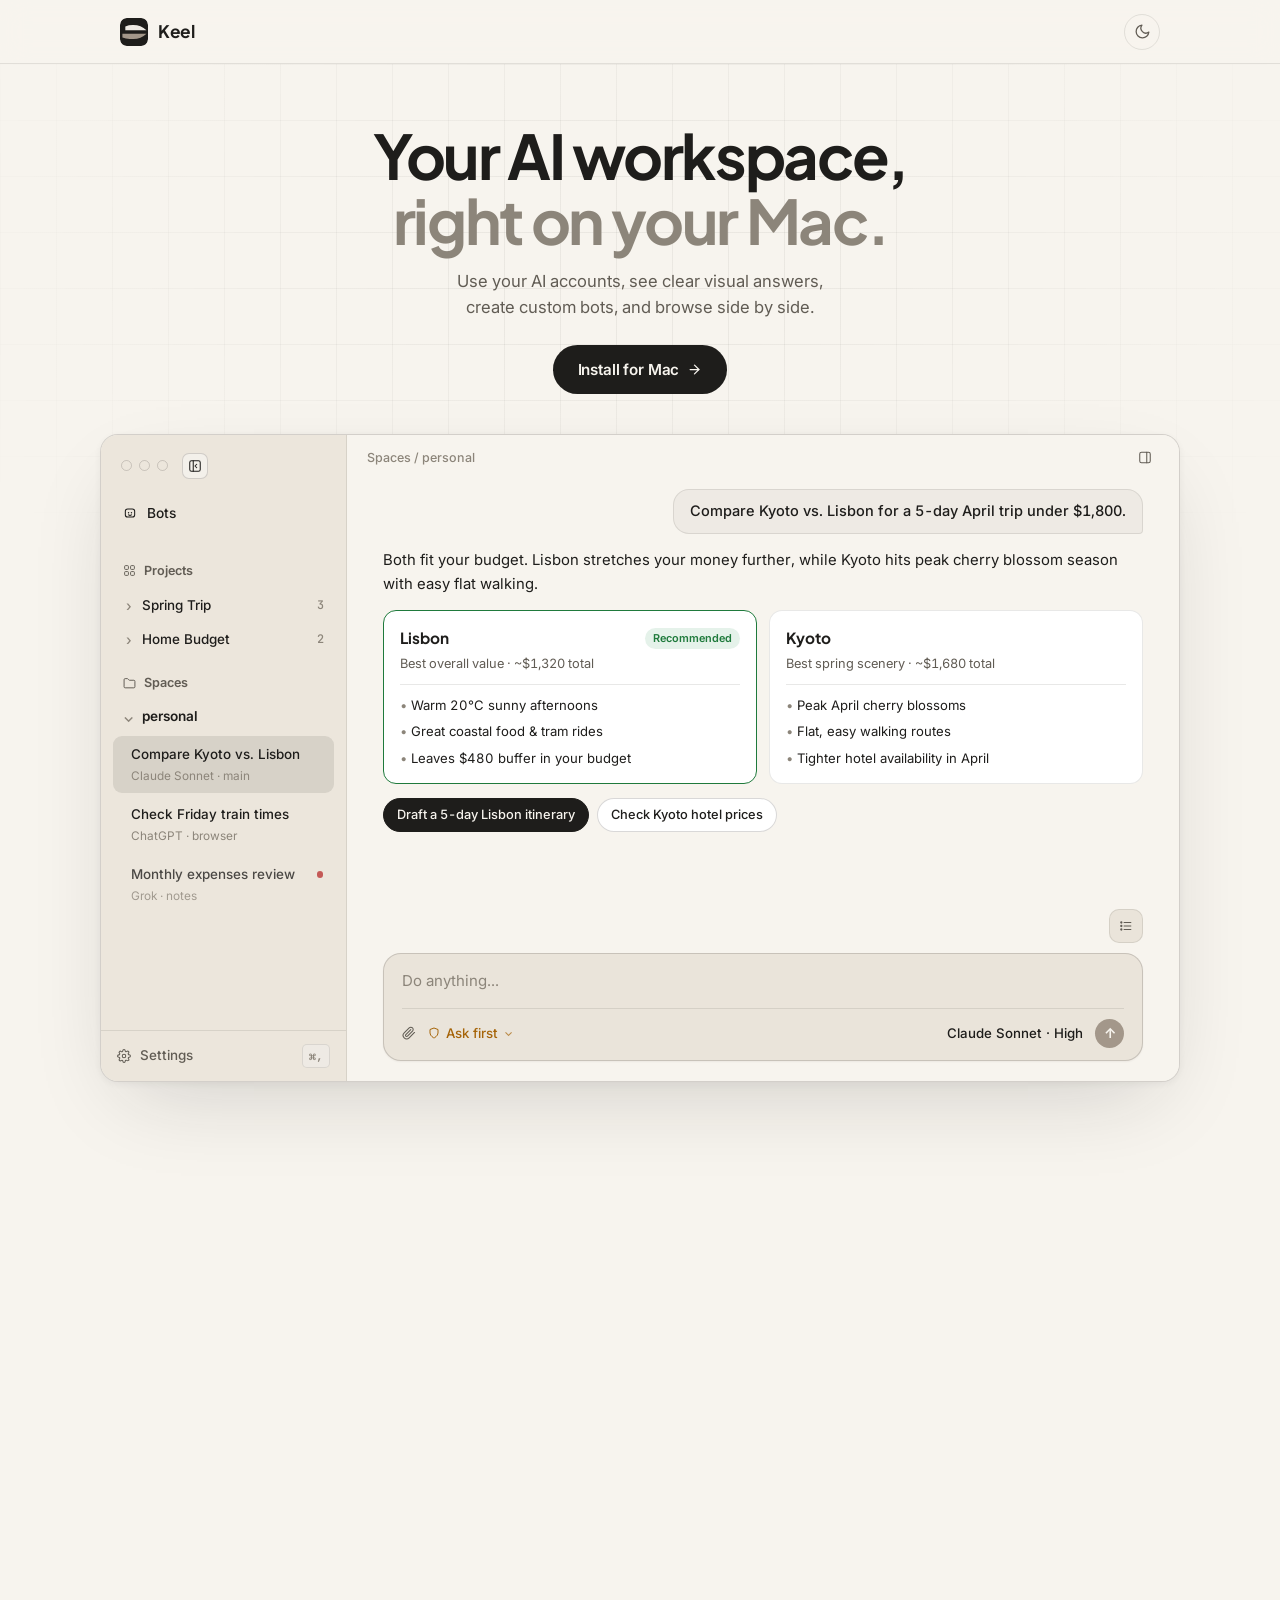
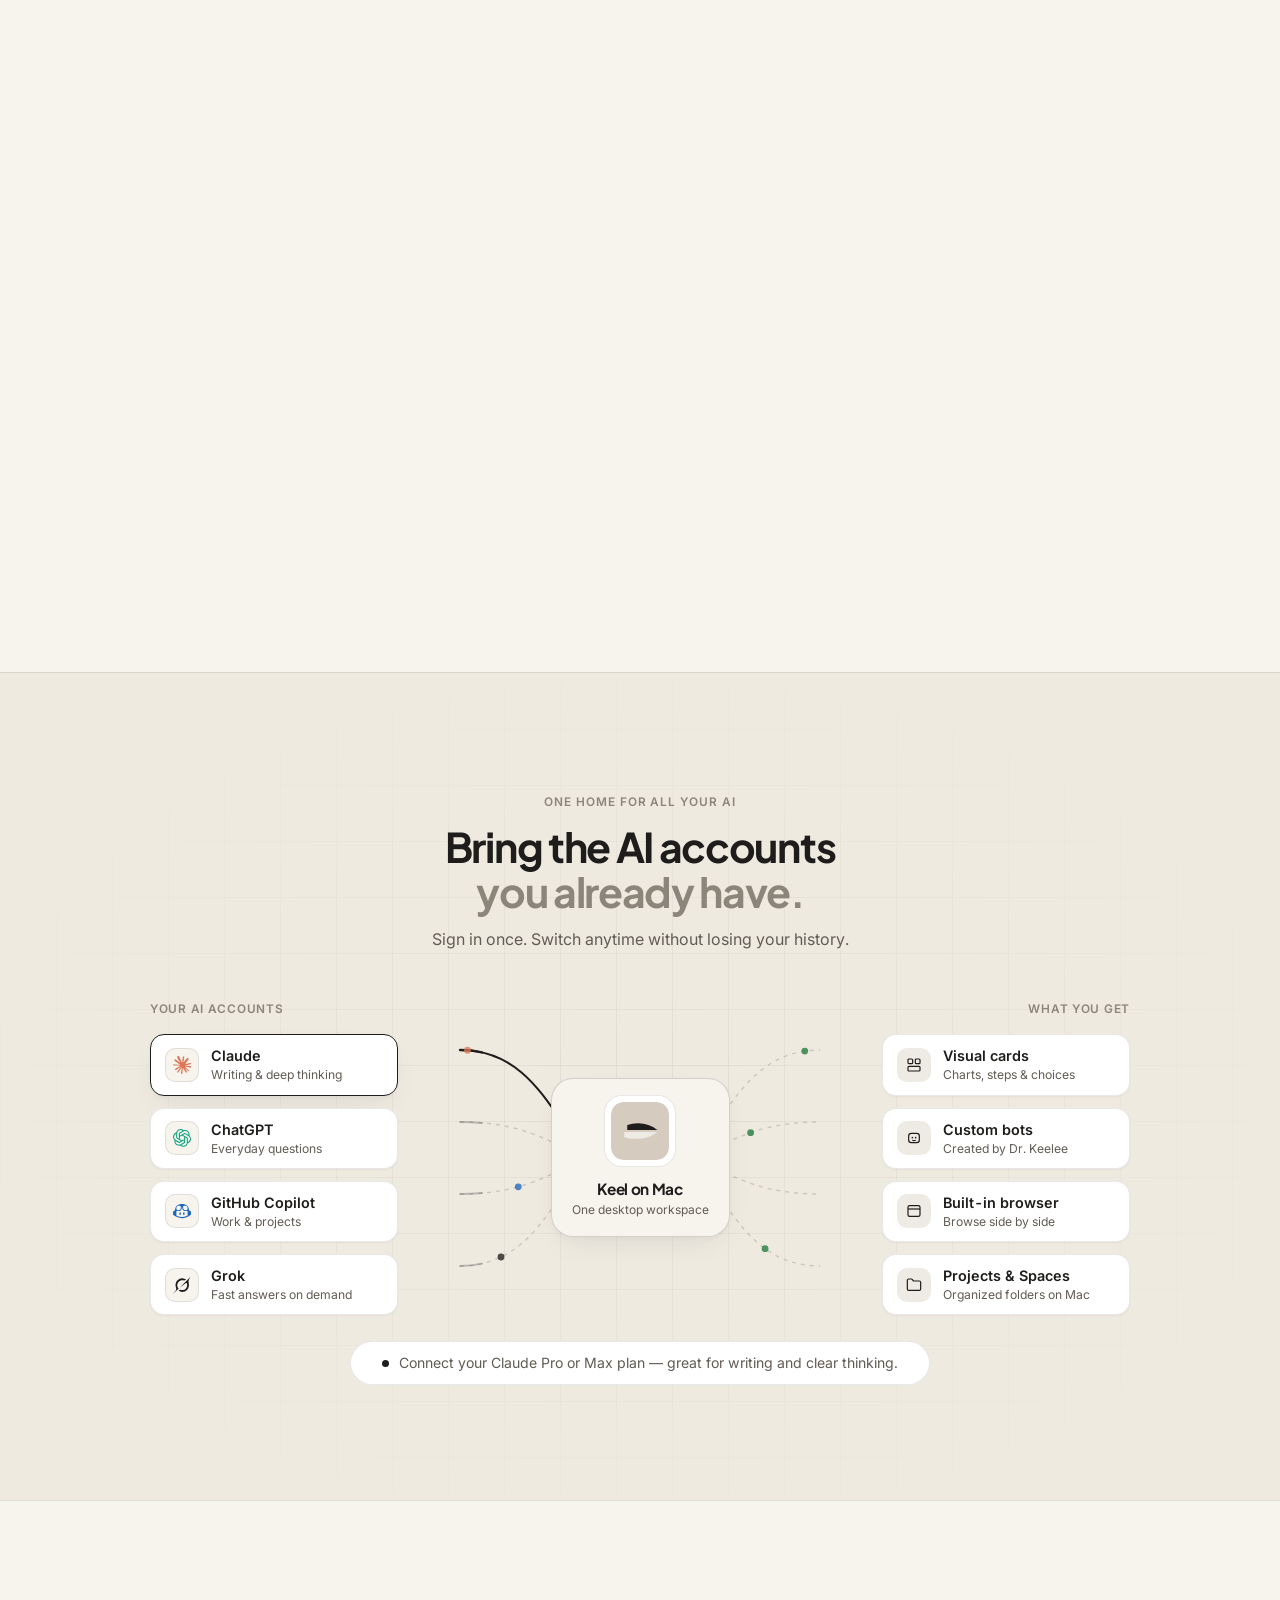
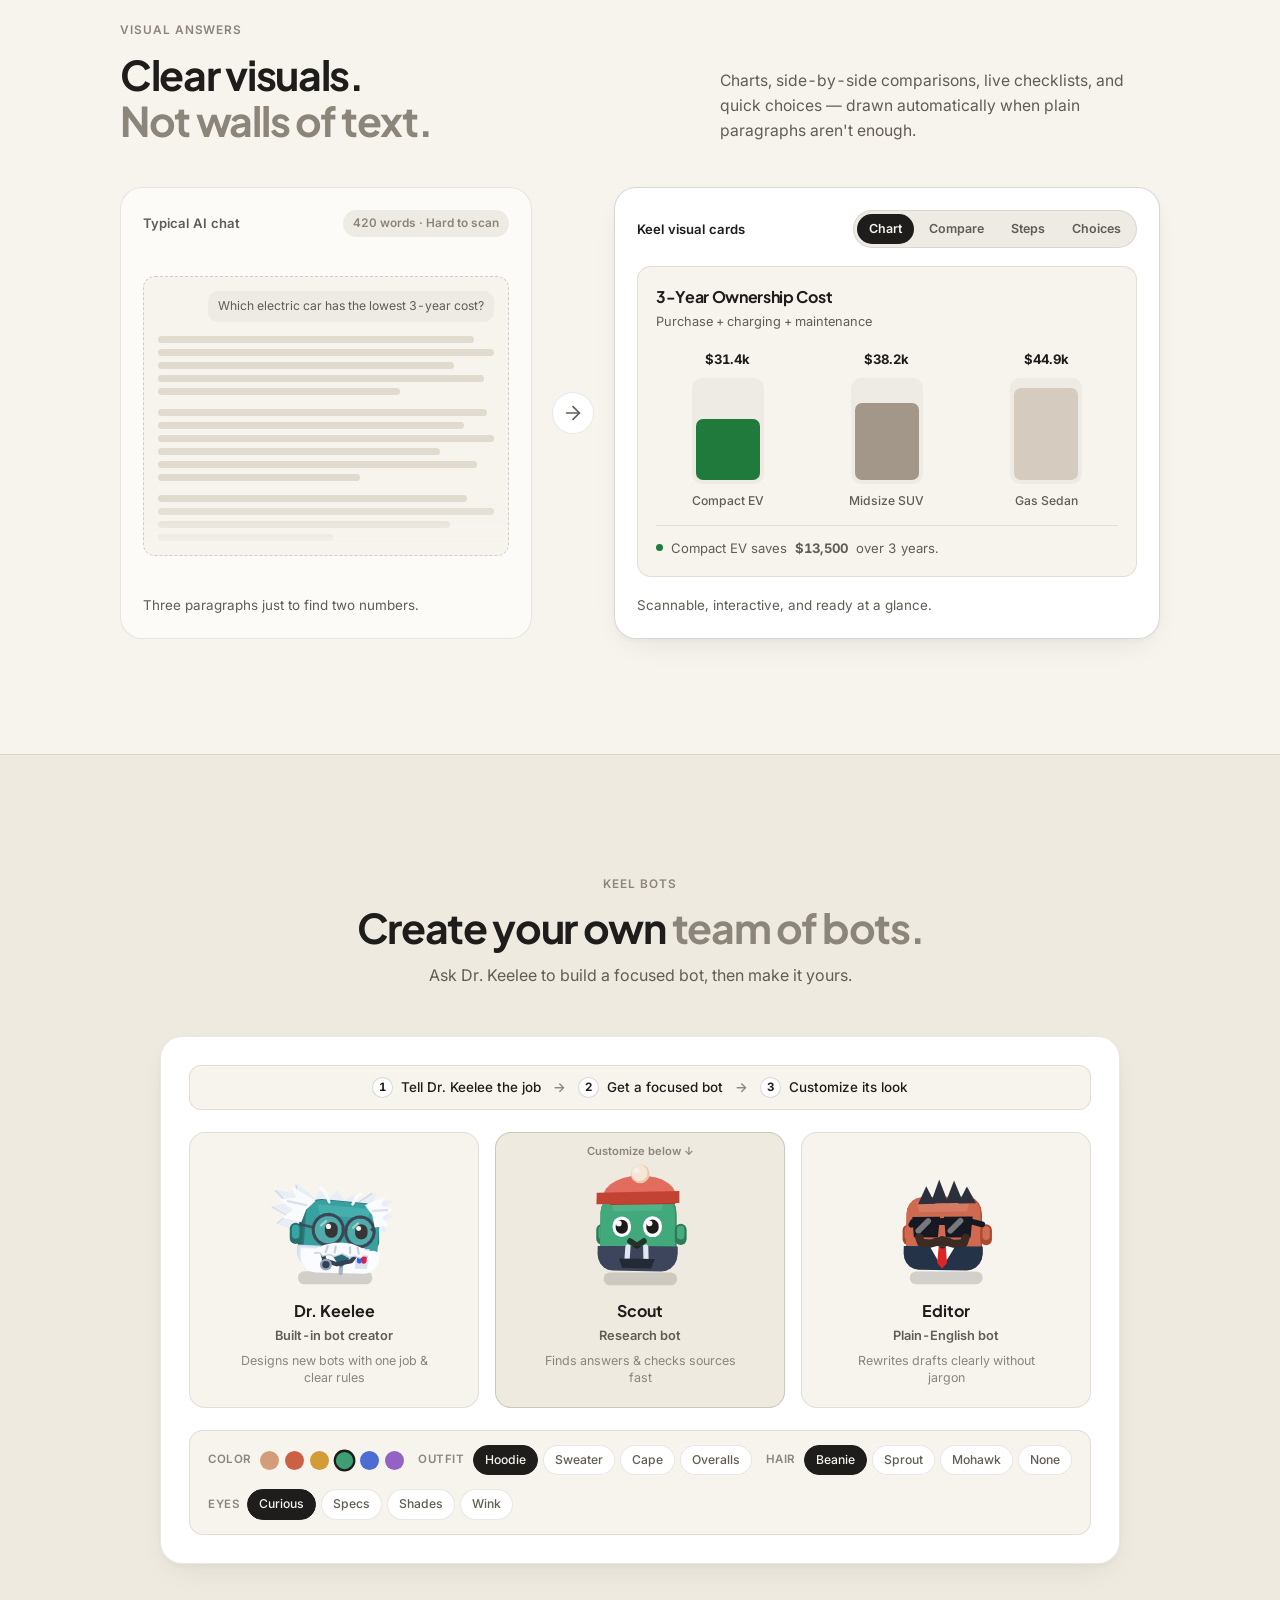
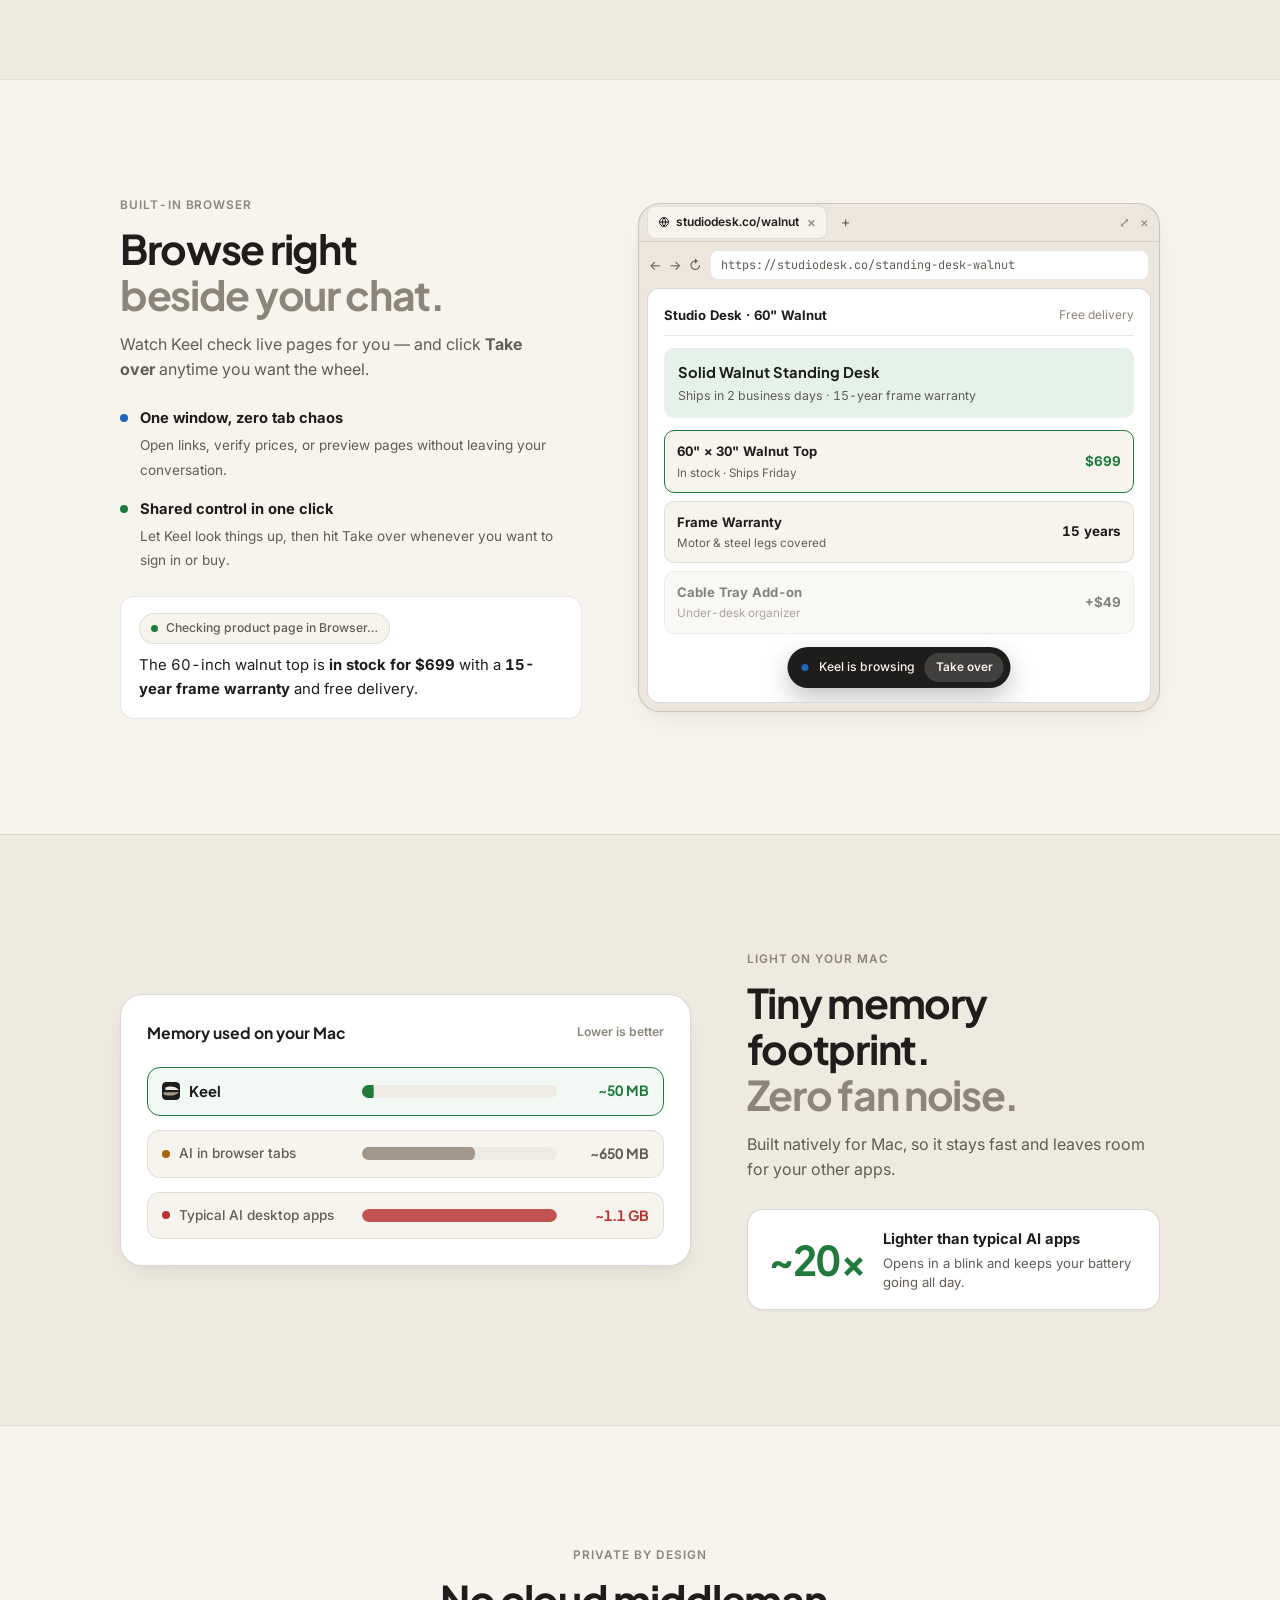
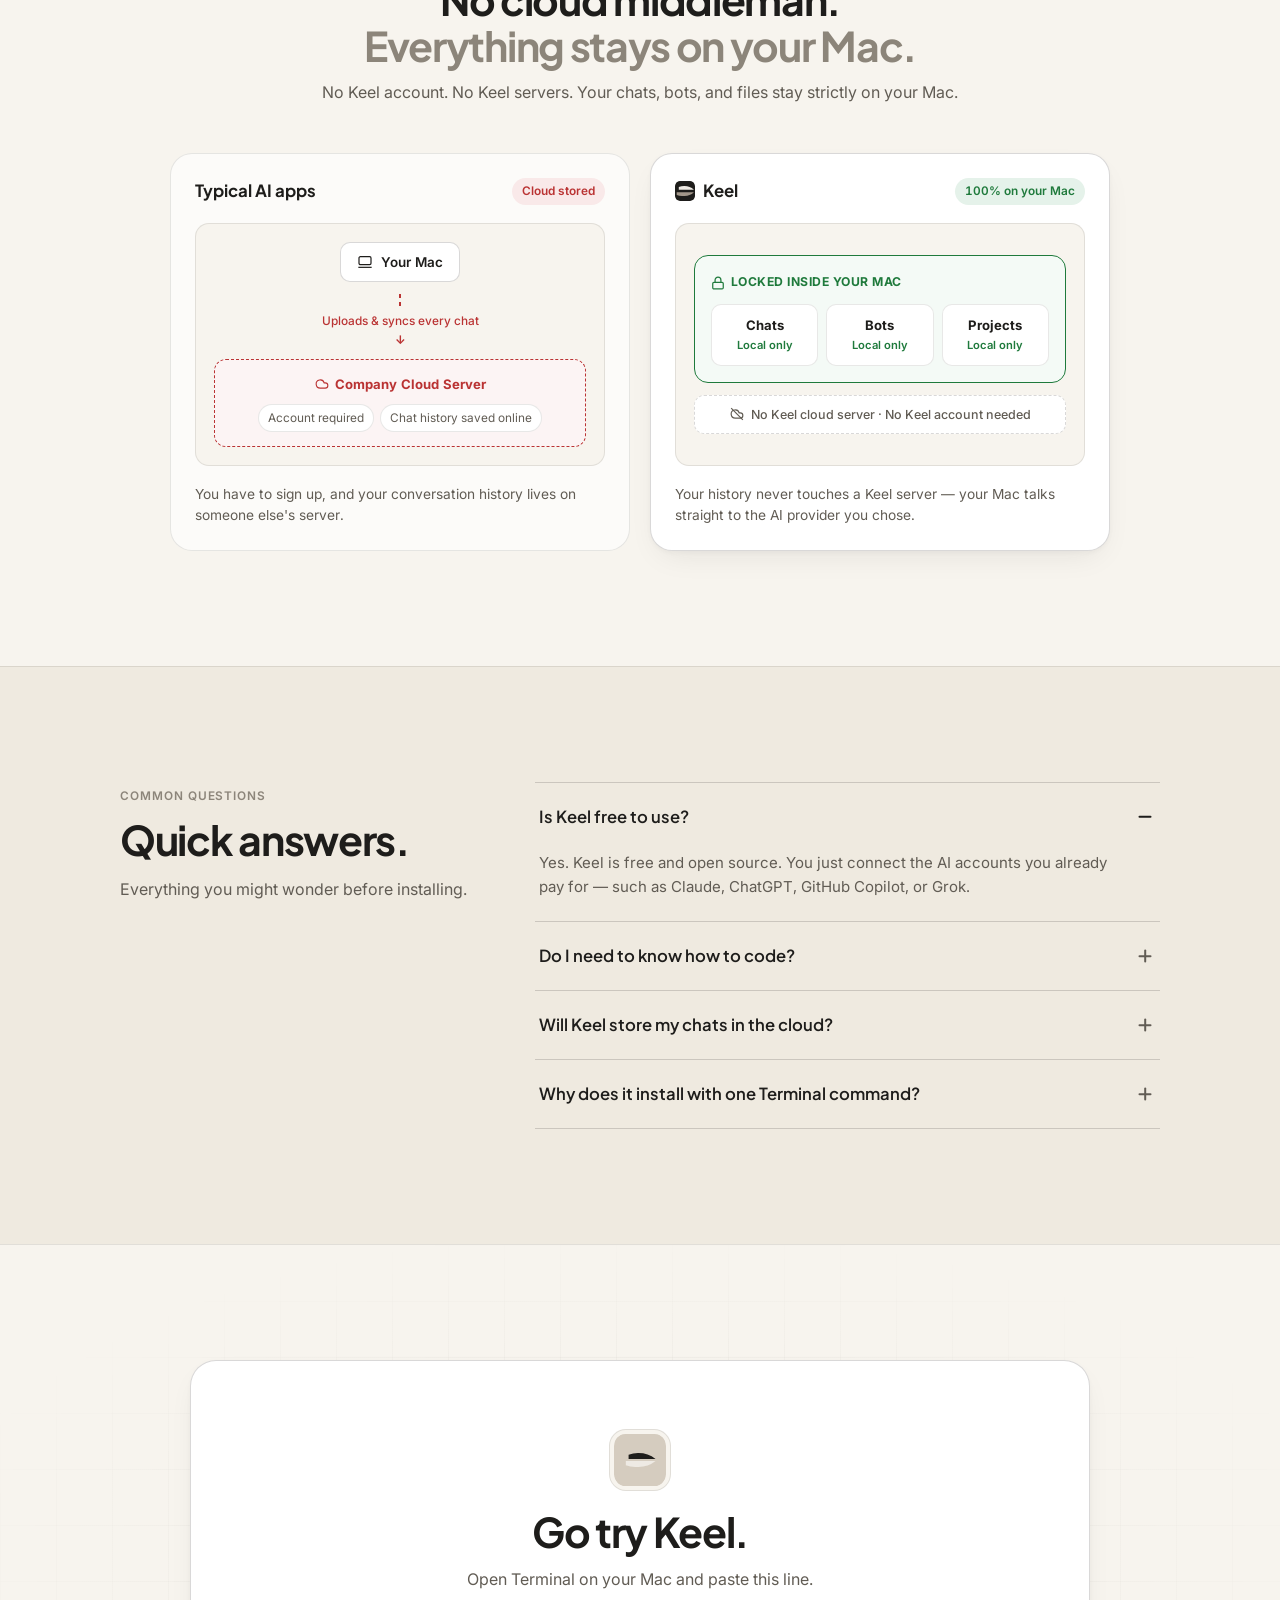
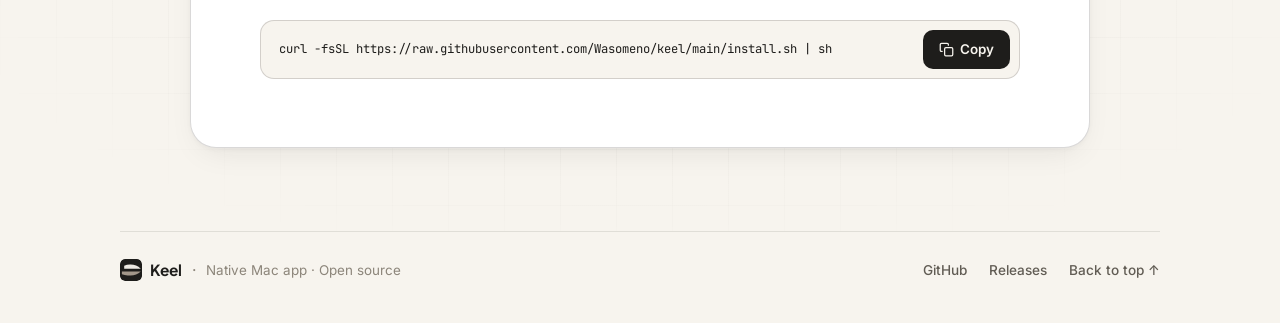
<file: website/index.html>
<!DOCTYPE html>
<html lang="en" data-theme="light">
<head>
  <meta charset="utf-8" />
  <meta name="viewport" content="width=device-width, initial-scale=1" />
  <title>Keel — Your AI workspace, right on your Mac</title>
  <meta name="description" content="Connect your AI accounts, see clear visual answers, create custom bots with Dr. Keelee, and browse side by side — all privately on your Mac." />
  <link rel="icon" href="assets/favicon-small.svg" type="image/svg+xml" />
  <link rel="alternate icon" href="assets/favicon.ico" />
  <link rel="apple-touch-icon" href="assets/apple-touch-icon.png" />

  <link rel="preconnect" href="https://fonts.googleapis.com" />
  <link rel="preconnect" href="https://fonts.gstatic.com" crossorigin />
  <link href="https://fonts.googleapis.com/css2?family=Inter:wght@400;500;600&family=JetBrains+Mono:wght@400;500&family=Plus+Jakarta+Sans:wght@500;600;700&display=swap" rel="stylesheet" />

  <link rel="stylesheet" href="styles.css" />
  <script>
    (function () {
      try {
        var saved = localStorage.getItem('keel-theme');
        if (saved === 'dark' || saved === 'light') {
          document.documentElement.setAttribute('data-theme', saved);
        }
      } catch (e) {}
    })();
  </script>
</head>
<body>
  <!-- Scroll Reading Progress Hairline -->
  <div class="scroll-progress-track" aria-hidden="true">
    <div class="scroll-progress-bar" id="scrollProgressBar"></div>
  </div>

  <!-- Minimal Top Bar -->
  <header class="nav-header" id="top">
    <div class="container nav-inner">
      <a href="#top" class="brand" aria-label="Keel home">
        <img src="assets/favicon-small.svg" alt="" width="28" height="28" class="brand-icon" />
        <span class="brand-name">Keel</span>
      </a>

      <button class="icon-btn" id="themeToggle" type="button" aria-label="Switch color theme" title="Toggle light or dark mode">
        <svg class="icon-sun" width="17" height="17" viewBox="0 0 24 24" fill="none" stroke="currentColor" stroke-width="1.8" stroke-linecap="round" stroke-linejoin="round" aria-hidden="true">
          <circle cx="12" cy="12" r="4"></circle>
          <path d="M12 2v2M12 20v2M4.93 4.93l1.41 1.41M17.66 17.66l1.41 1.41M2 12h2M20 12h2M6.34 17.66l-1.41 1.41M19.07 4.93l-1.41 1.41"></path>
        </svg>
        <svg class="icon-moon" width="17" height="17" viewBox="0 0 24 24" fill="none" stroke="currentColor" stroke-width="1.8" stroke-linecap="round" stroke-linejoin="round" aria-hidden="true">
          <path d="M21 12.79A9 9 0 1 1 11.21 3 7 7 0 0 0 21 12.79z"></path>
        </svg>
      </button>
    </div>
  </header>

  <main>
    <!-- Hero Section with Subtle Architectural Grid -->
    <section class="hero">
      <div class="arch-grid arch-grid-hero" aria-hidden="true"></div>
      <div class="container hero-stack">
        <div class="hero-copy hero-enter">
          <h1 class="hero-title">Your AI workspace,<br /><span class="title-muted">right on your Mac.</span></h1>
          <p class="hero-sub">Use your AI accounts, see clear visual answers, create custom bots, and browse side by side.</p>

          <div class="hero-ctas">
            <a href="#install" class="btn btn-primary">
              <span>Install for Mac</span>
              <svg width="15" height="15" viewBox="0 0 24 24" fill="none" stroke="currentColor" stroke-width="2" stroke-linecap="round" stroke-linejoin="round" aria-hidden="true"><path d="M5 12h14"/><path d="m12 5 7 7-7 7"/></svg>
            </a>
          </div>
        </div>

        <!-- Single Interactive 1:1 Keel Window — Sticky Scroll Showcase + Direct In-App Navigation -->
        <div class="hero-scroll-track" id="heroScrollTrack">
          <div class="hero-scroll-sticky">
            <div class="hero-stage" id="heroStage" aria-label="Interactive 1:1 preview of the Keel Mac app">
              <div class="keel-window" id="keelWindow" data-active-scene="chat">
                <!-- Left Sidebar (1:1 sidebar.rs) -->
                <aside class="kw-sidebar" aria-label="Keel app sidebar navigation">
                  <div class="kw-sb-top">
                    <div class="kw-traffic" aria-hidden="true"><span></span><span></span><span></span></div>
                    <span class="kw-icon-sq" aria-hidden="true">
                      <svg width="14" height="14" viewBox="0 0 24 24" fill="none" stroke="currentColor" stroke-width="1.8" stroke-linecap="round" stroke-linejoin="round"><rect x="3" y="3" width="18" height="18" rx="3"/><path d="M9 3v18"/><path d="m15 9-3 3 3 3"/></svg>
                    </span>
                  </div>

                  <div class="kw-sb-nav">
                    <button class="kw-nav-row kw-interactive" type="button" data-kw-trigger="bots" aria-label="Open Bots view">
                      <svg width="14" height="14" viewBox="0 0 24 24" fill="none" stroke="currentColor" stroke-width="1.8" stroke-linecap="round" stroke-linejoin="round" aria-hidden="true"><rect x="4" y="5" width="16" height="14" rx="4"/><circle cx="9.5" cy="11.5" r="1.2" fill="currentColor" stroke="none"/><circle cx="14.5" cy="11.5" r="1.2" fill="currentColor" stroke="none"/><path d="M9.5 15.2c1.4 1 3.6 1 5 0"/></svg>
                      <span>Bots</span>
                    </button>
                  </div>

                  <div class="kw-sb-section" aria-hidden="true">
                    <div class="kw-sec-head">
                      <svg width="13" height="13" viewBox="0 0 24 24" fill="none" stroke="currentColor" stroke-width="1.8"><rect x="3" y="3" width="7" height="7" rx="1.5"/><rect x="14" y="3" width="7" height="7" rx="1.5"/><rect x="3" y="14" width="7" height="7" rx="1.5"/><rect x="14" y="14" width="7" height="7" rx="1.5"/></svg>
                      <span>Projects</span>
                    </div>
                    <div class="kw-proj-row">
                      <span class="kw-chev">›</span>
                      <span class="kw-proj-name">Spring Trip</span>
                      <span class="kw-count">3</span>
                    </div>
                    <div class="kw-proj-row">
                      <span class="kw-chev">›</span>
                      <span class="kw-proj-name">Home Budget</span>
                      <span class="kw-count">2</span>
                    </div>
                  </div>

                  <div class="kw-sb-section kw-sb-spaces">
                    <div class="kw-sec-head" aria-hidden="true">
                      <svg width="13" height="13" viewBox="0 0 24 24" fill="none" stroke="currentColor" stroke-width="1.8"><path d="M4 20h16a2 2 0 0 0 2-2V8a2 2 0 0 0-2-2h-7.9a2 2 0 0 1-1.7-.9L9.6 3.9A2 2 0 0 0 7.9 3H4a2 2 0 0 0-2 2v13a2 2 0 0 0 2 2Z"/></svg>
                      <span>Spaces</span>
                    </div>
                    <div class="kw-space-folder" aria-hidden="true">
                      <span class="kw-chev">⌄</span>
                      <span>personal</span>
                    </div>

                    <button class="kw-chat-row kw-interactive is-selected" type="button" data-kw-trigger="chat" aria-label="Open Compare Kyoto vs. Lisbon chat">
                      <div class="kw-chat-title">Compare Kyoto vs. Lisbon</div>
                      <div class="kw-chat-sub">Claude Sonnet · main</div>
                    </button>
                    <button class="kw-chat-row kw-interactive" type="button" data-kw-trigger="browser" aria-label="Open Check Friday train times with Built-in Browser">
                      <div class="kw-chat-title">Check Friday train times</div>
                      <div class="kw-chat-sub">ChatGPT · browser</div>
                    </button>
                    <div class="kw-chat-row kw-chat-passive" aria-hidden="true">
                      <div class="kw-chat-title-wrap">
                        <div class="kw-chat-title">Monthly expenses review</div>
                        <span class="kw-unread-dot"></span>
                      </div>
                      <div class="kw-chat-sub">Grok · notes</div>
                    </div>
                  </div>

                  <div class="kw-sb-foot" aria-hidden="true">
                    <span class="kw-foot-left">
                      <svg width="14" height="14" viewBox="0 0 24 24" fill="none" stroke="currentColor" stroke-width="1.8" stroke-linecap="round" stroke-linejoin="round"><circle cx="12" cy="12" r="3"/><path d="M19.4 15a1.65 1.65 0 0 0 .33 1.82l.06.06a2 2 0 1 1-2.83 2.83l-.06-.06a1.65 1.65 0 0 0-1.82-.33 1.65 1.65 0 0 0-1 1.51V21a2 2 0 1 1-4 0v-.09A1.65 1.65 0 0 0 9 19.4a1.65 1.65 0 0 0-1.82.33l-.06.06a2 2 0 1 1-2.83-2.83l.06-.06a1.65 1.65 0 0 0 .33-1.82 1.65 1.65 0 0 0-1.51-1H3a2 2 0 1 1 0-4h.09A1.65 1.65 0 0 0 4.6 9a1.65 1.65 0 0 0-.33-1.82l-.06-.06a2 2 0 1 1 2.83-2.83l.06.06a1.65 1.65 0 0 0 1.82.33H9a1.65 1.65 0 0 0 1-1.51V3a2 2 0 1 1 4 0v.09a1.65 1.65 0 0 0 1 1.51 1.65 1.65 0 0 0 1.82-.33l.06-.06a2 2 0 1 1 2.83 2.83l-.06.06a1.65 1.65 0 0 0-.33 1.82V9c.26.6.85 1 1.51 1H21a2 2 0 1 1 0 4h-.09a1.65 1.65 0 0 0-1.51 1z"/></svg>
                      <span>Settings</span>
                    </span>
                    <span class="kw-kbd">⌘,</span>
                  </div>
                </aside>

                <!-- Main Pane + GPU Overlay Browser Drawer -->
                <div class="kw-main">
                  <div class="kw-main-top">
                    <span class="kw-main-crumb" id="kwMainCrumb">Spaces / personal</span>
                    <button class="kw-panel-btn" id="kwPanelToggle" type="button" title="Toggle built-in browser panel" aria-label="Toggle built-in browser panel">
                      <svg width="15" height="15" viewBox="0 0 24 24" fill="none" stroke="currentColor" stroke-width="1.8" stroke-linecap="round" stroke-linejoin="round" aria-hidden="true"><rect x="3" y="3" width="18" height="18" rx="3"/><path d="M15 3v18"/></svg>
                    </button>
                  </div>

                  <div class="kw-content-wrap">
                    <div class="kw-scene-stack">
                      <!-- Scene 1: Visual Chat -->
                      <div class="kw-transcript is-active" data-scene-panel="chat">
                        <div class="kw-user-msg">Compare Kyoto vs. Lisbon for a 5-day April trip under $1,800.</div>

                        <div class="kw-assistant">
                          <p class="kw-prose">Both fit your budget. Lisbon stretches your money further, while Kyoto hits peak cherry blossom season with easy flat walking.</p>

                          <div class="kw-compare-2col">
                            <div class="kw-cmp-col kw-cmp-rec">
                              <div class="kw-cmp-top">
                                <strong>Lisbon</strong>
                                <span class="kw-rec-pill">Recommended</span>
                              </div>
                              <div class="kw-cmp-summary">Best overall value · ~$1,320 total</div>
                              <ul>
                                <li>Warm 20°C sunny afternoons</li>
                                <li>Great coastal food &amp; tram rides</li>
                                <li>Leaves $480 buffer in your budget</li>
                              </ul>
                            </div>
                            <div class="kw-cmp-col">
                              <div class="kw-cmp-top">
                                <strong>Kyoto</strong>
                              </div>
                              <div class="kw-cmp-summary">Best spring scenery · ~$1,680 total</div>
                              <ul>
                                <li>Peak April cherry blossoms</li>
                                <li>Flat, easy walking routes</li>
                                <li>Tighter hotel availability in April</li>
                              </ul>
                            </div>
                          </div>

                          <div class="kw-choices-row">
                            <span class="kw-choice-pill is-picked">Draft a 5-day Lisbon itinerary</span>
                            <span class="kw-choice-pill">Check Kyoto hotel prices</span>
                          </div>
                        </div>
                      </div>

                      <!-- Scene 2: Dr. Keelee Bot DM -->
                      <div class="kw-transcript" data-scene-panel="bots" aria-hidden="true">
                        <div class="kw-bot-dm-header">
                          <canvas data-creature="hero-dr" data-creator="true" data-color="mint" data-attire="doctor" data-eyes="specs" data-hair="einstein" data-mustache="einstein" data-scale="0.98" width="76" height="76" class="kw-mini-creature"></canvas>
                          <div>
                            <div class="kw-bot-dm-name">Dr. Keelee <span class="kw-bot-tag">Bot Creator</span></div>
                            <div class="kw-bot-dm-sub">Tell me what job you need done, and I'll create a focused bot for you.</div>
                          </div>
                        </div>

                        <div class="kw-user-msg">Create a bot that turns messy meeting notes into 3 clear action items.</div>

                        <div class="kw-assistant">
                          <p class="kw-prose">Done. Meet <strong>Brief</strong> — pinned to your Bots list with a clear scope and strict boundaries.</p>
                          <div class="kw-created-bot-card">
                            <canvas data-creature="hero-brief" data-creator="false" data-color="sky" data-attire="sweater" data-eyes="wide" data-hair="tuft" data-mustache="none" data-scale="0.96" width="66" height="66" class="kw-mini-creature"></canvas>
                            <div class="kw-cb-info">
                              <div class="kw-cb-top"><strong>Brief</strong><span>Created &amp; ready</span></div>
                              <div class="kw-cb-desc">One job: extract 3 clear next steps · Never writes long summaries</div>
                            </div>
                          </div>
                        </div>
                      </div>

                      <!-- Scene 3: Built-in Browser Split -->
                      <div class="kw-transcript kw-transcript-narrow" data-scene-panel="browser" aria-hidden="true">
                        <div class="kw-user-msg">Check Friday morning direct trains from London to Edinburgh under £60.</div>
                        <div class="kw-assistant">
                          <p class="kw-prose">I opened the timetable in the browser panel and found two direct morning trains under £60:</p>
                          <div class="kw-stats-mini">
                            <div class="kw-stat-tile"><span>Earliest</span><strong>08:00 · £54</strong></div>
                            <div class="kw-stat-tile kw-stat-good"><span>Lowest fare</span><strong>09:30 · £49</strong></div>
                          </div>
                          <p class="kw-prose kw-muted">Click <strong>Take over</strong> in the browser panel anytime to book directly.</p>
                        </div>
                      </div>
                    </div>

                    <!-- Exact 1:1 Floating Composer -->
                    <div class="kw-composer-area" id="kwComposerArea" aria-hidden="true">
                      <div class="kw-outline-fab">
                        <svg width="14" height="14" viewBox="0 0 24 24" fill="none" stroke="currentColor" stroke-width="1.9"><line x1="8" y1="6" x2="21" y2="6"/><line x1="8" y1="12" x2="21" y2="12"/><line x1="8" y1="18" x2="21" y2="18"/><circle cx="4" cy="6" r="1" fill="currentColor"/><circle cx="4" cy="12" r="1" fill="currentColor"/><circle cx="4" cy="18" r="1" fill="currentColor"/></svg>
                      </div>
                      <div class="kw-composer">
                        <div class="kw-comp-input">Do anything...</div>
                        <div class="kw-comp-bar">
                          <div class="kw-comp-left">
                            <svg width="14" height="14" viewBox="0 0 24 24" fill="none" stroke="currentColor" stroke-width="1.8" stroke-linecap="round" stroke-linejoin="round"><path d="m21.44 11.05-9.19 9.19a6 6 0 0 1-8.49-8.49l8.57-8.57A4 4 0 1 1 18 8.84l-8.59 8.57a2 2 0 0 1-2.83-2.83l8.49-8.48"/></svg>
                            <span class="kw-perm-chip">
                              <svg width="12" height="12" viewBox="0 0 24 24" fill="none" stroke="currentColor" stroke-width="2"><path d="M12 22s8-4 8-10V5l-8-3-8 3v7c0 6 8 10 8 10z"/></svg>
                              <span>Ask first</span>
                              <span class="kw-caret">⌄</span>
                            </span>
                          </div>
                          <div class="kw-comp-right">
                            <span class="kw-model-sel" id="kwModelText">Claude Sonnet · High</span>
                            <span class="kw-send-btn">↑</span>
                          </div>
                        </div>
                      </div>
                    </div>
                  </div>

                  <!-- 1:1 Keel Right Panel + Browser Pane -->
                  <aside class="kw-right-panel" id="kwBrowserPane" aria-hidden="true">
                    <div class="rp-tabstrip">
                      <div class="rp-tabs">
                        <span class="rp-tab is-active">
                          <svg width="12" height="12" viewBox="0 0 24 24" fill="none" stroke="currentColor" stroke-width="2"><circle cx="12" cy="12" r="9"/><path d="M2 12h20"/><path d="M12 3a14 14 0 0 1 0 18 14 14 0 0 1 0-18"/></svg>
                          <span>nationalrail.co.uk</span>
                          <span class="rp-tab-x">×</span>
                        </span>
                        <span class="rp-tab-add" aria-hidden="true">+</span>
                      </div>
                      <div class="rp-strip-actions">
                        <span aria-hidden="true">⤢</span>
                        <button class="rp-close-btn" id="kwBrowserClose" type="button" aria-label="Close browser panel">×</button>
                      </div>
                    </div>

                    <div class="rp-toolbar">
                      <div class="rp-nav-btns" aria-hidden="true">
                        <span>←</span><span>→</span><span>↻</span>
                      </div>
                      <div class="rp-address">https://nationalrail.co.uk/friday</div>
                    </div>

                    <div class="rp-viewport-wrap">
                      <div class="rp-webpage">
                        <div class="wp-topbar">
                          <strong>National Rail</strong>
                          <span>Fri · 1 Adult</span>
                        </div>
                        <div class="wp-route">
                          <div class="wp-route-title">London King's Cross → Edinburgh</div>
                          <div class="wp-route-sub">Direct departures · Standard</div>
                        </div>
                        <div class="wp-list">
                          <div class="wp-row">
                            <div><strong>08:00 → 12:22</strong><span>4h 22m · Direct</span></div>
                            <span class="wp-fare">£54</span>
                          </div>
                          <div class="wp-row wp-row-hl">
                            <div><strong>09:30 → 13:51</strong><span>4h 21m · Direct</span></div>
                            <span class="wp-fare wp-fare-best">£49</span>
                          </div>
                          <div class="wp-row wp-row-dim">
                            <div><strong>11:00 → 15:24</strong><span>4h 24m · Direct</span></div>
                            <span class="wp-fare">£78</span>
                          </div>
                        </div>

                        <div class="rp-hud" data-hud-state="agent">
                          <span class="hud-dot"></span>
                          <span class="hud-text">Keel is browsing</span>
                          <button class="hud-btn" type="button" data-hud-toggle>Take over</button>
                        </div>
                      </div>
                    </div>
                  </aside>
                </div>
              </div>
            </div>
          </div>
        </div>
      </div>
    </section>

    <!-- Animated Hub-and-Spoke Connection Infographic -->
    <section class="section section-tinted section-arch" id="connect">
      <div class="arch-grid arch-grid-soft" aria-hidden="true"></div>
      <div class="container">
        <div class="section-header" data-reveal>
          <div class="section-kicker">One home for all your AI</div>
          <h2 class="section-title">Bring the AI accounts <span class="title-muted">you already have.</span></h2>
          <p class="section-sub">Sign in once. Switch anytime without losing your history.</p>
        </div>

        <div class="hub-diagram" id="hubDiagram" data-reveal data-delay="120">
          <!-- Left column: Official Provider Logos -->
          <div class="hub-col hub-col-left">
            <div class="hub-col-label">Your AI accounts</div>

            <button class="hub-node is-highlighted" type="button" data-node="claude" data-caption="Connect your Claude Pro or Max plan — great for writing and clear thinking.">
              <span class="provider-badge provider-claude" aria-hidden="true">
                <svg viewBox="0 0 24 24" width="18" height="18" fill="currentColor"><path d="M4.709 15.955l4.72-2.647.08-.23-.08-.128H9.2l-.79-.048-2.698-.073-2.339-.097-2.266-.122-.571-.121L0 11.784l.055-.352.48-.321.686.06 1.52.103 2.278.158 1.652.097 2.449.255h.389l.055-.157-.134-.098-.103-.097-2.358-1.596-2.552-1.688-1.336-.972-.724-.491-.364-.462-.158-1.008.656-.722.881.06.225.061.893.686 1.908 1.476 2.491 1.833.365.304.145-.103.019-.073-.164-.274-1.355-2.446-1.446-2.49-.644-1.032-.17-.619a2.97 2.97 0 01-.104-.729L6.283.134 6.696 0l.996.134.42.364.62 1.414 1.002 2.229 1.555 3.03.456.898.243.832.091.255h.158V9.01l.128-1.706.237-2.095.23-2.695.08-.76.376-.91.747-.492.584.28.48.685-.067.444-.286 1.851-.559 2.903-.364 1.942h.212l.243-.242.985-1.306 1.652-2.064.73-.82.85-.904.547-.431h1.033l.76 1.129-.34 1.166-1.064 1.347-.881 1.142-1.264 1.7-.79 1.36.073.11.188-.02 2.856-.606 1.543-.28 1.841-.315.833.388.091.395-.328.807-1.969.486-2.309.462-3.439.813-.042.03.049.061 1.549.146.662.036h1.622l3.02.225.79.522.474.638-.079.485-1.215.62-1.64-.389-3.829-.91-1.312-.329h-.182v.11l1.093 1.068 2.006 1.81 2.509 2.33.127.578-.322.455-.34-.049-2.205-1.657-.851-.747-1.926-1.62h-.128v.17l.444.649 2.345 3.521.122 1.08-.17.353-.608.213-.668-.122-1.374-1.925-1.415-2.167-1.143-1.943-.14.08-.674 7.254-.316.37-.729.28-.607-.461-.322-.747.322-1.476.389-1.924.315-1.53.286-1.9.17-.632-.012-.042-.14.018-1.434 1.967-2.18 2.945-1.726 1.845-.414.164-.717-.37.067-.662.401-.589 2.388-3.036 1.44-1.882.93-1.086-.006-.158h-.055L4.132 18.56l-1.13.146-.487-.456.061-.746.231-.243 1.908-1.312-.006.006z"/></svg>
              </span>
              <span class="node-text">
                <strong>Claude</strong>
                <span>Writing &amp; deep thinking</span>
              </span>
            </button>

            <button class="hub-node" type="button" data-node="chatgpt" data-caption="Use your existing ChatGPT account right inside Keel.">
              <span class="provider-badge provider-openai" aria-hidden="true">
                <svg viewBox="0 0 24 24" width="18" height="18" fill="currentColor"><path d="M9.205 8.658v-2.26c0-.19.072-.333.238-.428l4.543-2.616c.619-.357 1.356-.523 2.117-.523 2.854 0 4.662 2.212 4.662 4.566 0 .167 0 .357-.024.547l-4.71-2.759a.797.797 0 00-.856 0l-5.97 3.473zm10.609 8.8V12.06c0-.333-.143-.57-.429-.737l-5.97-3.473 1.95-1.118a.433.433 0 01.476 0l4.543 2.617c1.309.76 2.189 2.378 2.189 3.948 0 1.808-1.07 3.473-2.76 4.163zM7.802 12.703l-1.95-1.142c-.167-.095-.239-.238-.239-.428V5.899c0-2.545 1.95-4.472 4.591-4.472 1 0 1.927.333 2.712.928L8.23 5.067c-.285.166-.428.404-.428.737v6.898zM12 15.128l-2.795-1.57v-3.33L12 8.658l2.795 1.57v3.33L12 15.128zm1.796 7.23c-1 0-1.927-.332-2.712-.927l4.686-2.712c.285-.166.428-.404.428-.737v-6.898l1.974 1.142c.167.095.238.238.238.428v5.233c0 2.545-1.974 4.472-4.614 4.472zm-5.637-5.303l-4.544-2.617c-1.308-.761-2.188-2.378-2.188-3.948A4.482 4.482 0 014.21 6.327v5.423c0 .333.143.571.428.738l5.947 3.449-1.95 1.118a.432.432 0 01-.476 0zm-.262 3.9c-2.688 0-4.662-2.021-4.662-4.519 0-.19.024-.38.047-.57l4.686 2.71c.286.167.571.167.856 0l5.97-3.448v2.26c0 .19-.07.333-.237.428l-4.543 2.616c-.619.357-1.356.523-2.117.523zm5.899 2.83a5.947 5.947 0 005.827-4.756C22.287 18.339 24 15.84 24 13.296c0-1.665-.713-3.282-1.998-4.448.119-.5.19-.999.19-1.498 0-3.401-2.759-5.947-5.946-5.947-.642 0-1.26.095-1.88.31A5.962 5.962 0 0010.205 0a5.947 5.947 0 00-5.827 4.757C1.713 5.447 0 7.945 0 10.49c0 1.666.713 3.283 1.998 4.448-.119.5-.19 1-.19 1.499 0 3.401 2.759 5.946 5.946 5.946.642 0 1.26-.095 1.88-.309a5.96 5.96 0 004.162 1.713z"/></svg>
              </span>
              <span class="node-text">
                <strong>ChatGPT</strong>
                <span>Everyday questions</span>
              </span>
            </button>

            <button class="hub-node" type="button" data-node="copilot" data-caption="Connect GitHub Copilot for projects and problem solving.">
              <span class="provider-badge provider-copilot" aria-hidden="true">
                <svg viewBox="0 0 24 24" width="18" height="18" fill="currentColor"><path d="M19.245 5.364c1.322 1.36 1.877 3.216 2.11 5.817.622 0 1.2.135 1.592.654l.73.964c.21.278.323.61.323.955v2.62c0 .339-.173.669-.453.868C20.239 19.602 16.157 21.5 12 21.5c-4.6 0-9.205-2.583-11.547-4.258-.28-.2-.452-.53-.453-.868v-2.62c0-.345.113-.679.321-.956l.73-.963c.392-.517.974-.654 1.593-.654l.029-.297c.25-2.446.81-4.213 2.082-5.52 2.461-2.54 5.71-2.851 7.146-2.864h.198c1.436.013 4.685.323 7.146 2.864zm-7.244 4.328c-.284 0-.613.016-.962.05-.123.447-.305.85-.57 1.108-1.05 1.023-2.316 1.18-2.994 1.18-.638 0-1.306-.13-1.851-.464-.516.165-1.012.403-1.044.996a65.882 65.882 0 00-.063 2.884l-.002.48c-.002.563-.005 1.126-.013 1.69.002.326.204.63.51.765 2.482 1.102 4.83 1.657 6.99 1.657 2.156 0 4.504-.555 6.985-1.657a.854.854 0 00.51-.766c.03-1.682.006-3.372-.076-5.053-.031-.596-.528-.83-1.046-.996-.546.333-1.212.464-1.85.464-.677 0-1.942-.157-2.993-1.18-.266-.258-.447-.661-.57-1.108-.32-.032-.64-.049-.96-.05zm-2.525 4.013c.539 0 .976.426.976.95v1.753c0 .525-.437.95-.976.95a.964.964 0 01-.976-.95v-1.752c0-.525.437-.951.976-.951zm5 0c.539 0 .976.426.976.95v1.753c0 .525-.437.95-.976.95a.964.964 0 01-.976-.95v-1.752c0-.525.437-.951.976-.951zM7.635 5.087c-1.05.102-1.935.438-2.385.906-.975 1.037-.765 3.668-.21 4.224.405.394 1.17.657 1.995.657h.09c.649-.013 1.785-.176 2.73-1.11.435-.41.705-1.433.675-2.47-.03-.834-.27-1.52-.63-1.813-.39-.336-1.275-.482-2.265-.394zm6.465.394c-.36.292-.6.98-.63 1.813-.03 1.037.24 2.06.675 2.47.968.957 2.136 1.104 2.776 1.11h.044c.825 0 1.59-.263 1.995-.657.555-.556.765-3.187-.21-4.224-.45-.468-1.335-.804-2.385-.906-.99-.088-1.875.058-2.265.394zM12 7.615c-.24 0-.525.015-.84.044.03.16.045.336.06.526l-.001.159a2.94 2.94 0 01-.014.25c.225-.022.425-.027.612-.028h.366c.187 0 .387.006.612.028-.015-.146-.015-.277-.015-.409.015-.19.03-.365.06-.526a9.29 9.29 0 00-.84-.044z"/></svg>
              </span>
              <span class="node-text">
                <strong>GitHub Copilot</strong>
                <span>Work &amp; projects</span>
              </span>
            </button>

            <button class="hub-node" type="button" data-node="grok" data-caption="Switch to Grok whenever you want fast live perspective.">
              <span class="provider-badge provider-grok" aria-hidden="true">
                <svg viewBox="0 0 24 24" width="18" height="18" fill="currentColor"><path d="M9.27 15.29l7.978-5.897c.391-.29.95-.177 1.137.272.98 2.369.542 5.215-1.41 7.169-1.951 1.954-4.667 2.382-7.149 1.406l-2.711 1.257c3.889 2.661 8.611 2.003 11.562-.953 2.341-2.344 3.066-5.539 2.388-8.42l.006.007c-.983-4.232.242-5.924 2.75-9.383.06-.082.12-.164.179-.248l-3.301 3.305v-.01L9.267 15.292M7.623 16.723c-2.792-2.67-2.31-6.801.071-9.184 1.761-1.763 4.647-2.483 7.166-1.425l2.705-1.25a7.808 7.808 0 00-1.829-1A8.975 8.975 0 005.984 5.83c-2.533 2.536-3.33 6.436-1.962 9.764 1.022 2.487-.653 4.246-2.34 6.022-.599.63-1.199 1.259-1.682 1.925l7.62-6.815"/></svg>
              </span>
              <span class="node-text">
                <strong>Grok</strong>
                <span>Fast answers on demand</span>
              </span>
            </button>
          </div>

          <!-- Center Animated Wires + Pulsing Keel Hub -->
          <div class="hub-center">
            <svg class="hub-wires" viewBox="0 0 360 300" fill="none" aria-hidden="true">
              <path id="w-claude" class="wire" data-wire="claude" d="M 0 42 C 90 42, 100 150, 146 150" />
              <path id="w-chatgpt" class="wire" data-wire="chatgpt" d="M 0 114 C 85 114, 100 150, 146 150" />
              <path id="w-copilot" class="wire" data-wire="copilot" d="M 0 186 C 85 186, 100 150, 146 150" />
              <path id="w-grok" class="wire" data-wire="grok" d="M 0 258 C 90 258, 100 150, 146 150" />

              <path id="w-cards" class="wire" data-wire="cards" d="M 214 150 C 260 150, 270 42, 360 42" />
              <path id="w-bots" class="wire" data-wire="bots" d="M 214 150 C 260 150, 275 114, 360 114" />
              <path id="w-browser" class="wire" data-wire="browser" d="M 214 150 C 260 150, 275 186, 360 186" />
              <path id="w-projects" class="wire" data-wire="projects" d="M 214 150 C 260 150, 270 258, 360 258" />

              <path class="wire-stream stream-in" data-stream="claude" d="M 0 42 C 90 42, 100 150, 146 150" />
              <path class="wire-stream stream-in" data-stream="chatgpt" d="M 0 114 C 85 114, 100 150, 146 150" />
              <path class="wire-stream stream-in" data-stream="copilot" d="M 0 186 C 85 186, 100 150, 146 150" />
              <path class="wire-stream stream-in" data-stream="grok" d="M 0 258 C 90 258, 100 150, 146 150" />

              <path class="wire-stream stream-out" data-stream="cards" d="M 214 150 C 260 150, 270 42, 360 42" />
              <path class="wire-stream stream-out" data-stream="bots" d="M 214 150 C 260 150, 275 114, 360 114" />
              <path class="wire-stream stream-out" data-stream="browser" d="M 214 150 C 260 150, 275 186, 360 186" />
              <path class="wire-stream stream-out" data-stream="projects" d="M 214 150 C 260 150, 270 258, 360 258" />

              <circle r="3.4" class="wire-bead bead-a"><animateMotion dur="2.6s" repeatCount="indefinite"><mpath href="#w-claude"/></animateMotion></circle>
              <circle r="3.4" class="wire-bead bead-b"><animateMotion dur="2.9s" begin="0.8s" repeatCount="indefinite"><mpath href="#w-chatgpt"/></animateMotion></circle>
              <circle r="3.4" class="wire-bead bead-c"><animateMotion dur="3.1s" begin="1.5s" repeatCount="indefinite"><mpath href="#w-copilot"/></animateMotion></circle>
              <circle r="3.4" class="wire-bead bead-d"><animateMotion dur="2.7s" begin="2.1s" repeatCount="indefinite"><mpath href="#w-grok"/></animateMotion></circle>

              <circle r="3.4" class="wire-bead bead-out"><animateMotion dur="2.5s" begin="0.4s" repeatCount="indefinite"><mpath href="#w-cards"/></animateMotion></circle>
              <circle r="3.4" class="wire-bead bead-out"><animateMotion dur="2.8s" begin="1.2s" repeatCount="indefinite"><mpath href="#w-bots"/></animateMotion></circle>
              <circle r="3.4" class="wire-bead bead-out"><animateMotion dur="3.0s" begin="1.9s" repeatCount="indefinite"><mpath href="#w-browser"/></animateMotion></circle>
              <circle r="3.4" class="wire-bead bead-out"><animateMotion dur="2.6s" begin="0.9s" repeatCount="indefinite"><mpath href="#w-projects"/></animateMotion></circle>
            </svg>

            <div class="hub-core">
              <div class="hub-pulse-ring" aria-hidden="true"></div>
              <div class="hub-core-ring">
                <img src="assets/app-icon.svg" alt="Keel app icon" width="58" height="58" class="hub-icon-light" />
                <img src="assets/app-icon-alt.svg" alt="Keel app icon" width="58" height="58" class="hub-icon-dark" />
              </div>
              <div class="hub-core-label">Keel on Mac</div>
              <div class="hub-core-sub">One desktop workspace</div>
            </div>
          </div>

          <!-- Right column -->
          <div class="hub-col hub-col-right">
            <div class="hub-col-label">What you get</div>

            <button class="hub-node" type="button" data-node="cards" data-caption="Answers appear as clean charts, checklists, and side-by-side comparisons.">
              <span class="node-icon" aria-hidden="true">
                <svg width="16" height="16" viewBox="0 0 24 24" fill="none" stroke="currentColor" stroke-width="1.8"><rect x="3" y="3" width="7" height="7" rx="1.5"/><rect x="14" y="3" width="7" height="7" rx="1.5"/><rect x="3" y="14" width="18" height="7" rx="1.5"/></svg>
              </span>
              <span class="node-text">
                <strong>Visual cards</strong>
                <span>Charts, steps &amp; choices</span>
              </span>
            </button>

            <button class="hub-node" type="button" data-node="bots" data-caption="Create custom bots through Dr. Keelee — each with one clear job.">
              <span class="node-icon" aria-hidden="true">
                <svg width="16" height="16" viewBox="0 0 24 24" fill="none" stroke="currentColor" stroke-width="1.8"><rect x="4" y="5" width="16" height="14" rx="4"/><circle cx="9.5" cy="11.5" r="1.2" fill="currentColor" stroke="none"/><circle cx="14.5" cy="11.5" r="1.2" fill="currentColor" stroke="none"/><path d="M9.5 15.2c1.4 1 3.6 1 5 0"/></svg>
              </span>
              <span class="node-text">
                <strong>Custom bots</strong>
                <span>Created by Dr. Keelee</span>
              </span>
            </button>

            <button class="hub-node" type="button" data-node="browser" data-caption="Browse websites right beside your chat — and take over in one click.">
              <span class="node-icon" aria-hidden="true">
                <svg width="16" height="16" viewBox="0 0 24 24" fill="none" stroke="currentColor" stroke-width="1.8"><rect x="3" y="4" width="18" height="16" rx="2.5"/><path d="M3 9h18"/></svg>
              </span>
              <span class="node-text">
                <strong>Built-in browser</strong>
                <span>Browse side by side</span>
              </span>
            </button>

            <button class="hub-node" type="button" data-node="projects" data-caption="Keep every project, folder, and chat organized neatly in one place.">
              <span class="node-icon" aria-hidden="true">
                <svg width="16" height="16" viewBox="0 0 24 24" fill="none" stroke="currentColor" stroke-width="1.8"><path d="M4 20h16a2 2 0 0 0 2-2V8a2 2 0 0 0-2-2h-7.9a2 2 0 0 1-1.7-.9L9.6 3.9A2 2 0 0 0 7.9 3H4a2 2 0 0 0-2 2v13a2 2 0 0 0 2 2Z"/></svg>
              </span>
              <span class="node-text">
                <strong>Projects &amp; Spaces</strong>
                <span>Organized folders on Mac</span>
              </span>
            </button>
          </div>
        </div>

        <div class="hub-caption-bar" id="hubCaption">
          <span class="caption-dot" aria-hidden="true"></span>
          <span id="hubCaptionText">Connect your Claude Pro or Max plan — great for writing and clear thinking.</span>
        </div>
      </div>
    </section>

    <!-- Visual Answers (Editorial Left-Aligned Header + Before/After Gallery) -->
    <section class="section section-bordered" id="visuals">
      <div class="container">
        <div class="section-header-split" data-reveal>
          <div>
            <div class="section-kicker">Visual answers</div>
            <h2 class="section-title">Clear visuals.<br /><span class="title-muted">Not walls of text.</span></h2>
          </div>
          <p class="section-split-sub">Charts, side-by-side comparisons, live checklists, and quick choices — drawn automatically when plain paragraphs aren't enough.</p>
        </div>

        <div class="compare-infographic" id="visualsCompare">
          <div class="wall-card" data-reveal data-delay="0">
            <div class="panel-top">
              <span class="panel-label">Typical AI chat</span>
              <span class="badge badge-muted">420 words · Hard to scan</span>
            </div>
            <div class="wall-skeleton" aria-hidden="true">
              <div class="ws-prompt">Which electric car has the lowest 3-year cost?</div>
              <div class="ws-para">
                <span style="width:94%"></span><span style="width:100%"></span><span style="width:88%"></span><span style="width:97%"></span><span style="width:72%"></span>
              </div>
              <div class="ws-para">
                <span style="width:98%"></span><span style="width:91%"></span><span style="width:100%"></span><span style="width:84%"></span><span style="width:95%"></span><span style="width:60%"></span>
              </div>
              <div class="ws-para">
                <span style="width:92%"></span><span style="width:100%"></span><span style="width:87%"></span><span style="width:52%"></span>
              </div>
              <div class="wall-fade"></div>
            </div>
            <div class="panel-foot">Three paragraphs just to find two numbers.</div>
          </div>

          <div class="compare-arrow" aria-hidden="true">
            <svg width="22" height="22" viewBox="0 0 24 24" fill="none" stroke="currentColor" stroke-width="1.8" stroke-linecap="round" stroke-linejoin="round"><path d="M5 12h14"/><path d="m12 5 7 7-7 7"/></svg>
          </div>

          <div class="keel-cards-demo" data-reveal data-delay="140">
            <div class="panel-top">
              <span class="panel-label panel-label-strong">Keel visual cards</span>
              <div class="card-pill-tabs" role="tablist" aria-label="Keel visual card types">
                <button class="cp-tab is-active" role="tab" aria-selected="true" data-card="chart" type="button">Chart</button>
                <button class="cp-tab" role="tab" aria-selected="false" data-card="compare" type="button">Compare</button>
                <button class="cp-tab" role="tab" aria-selected="false" data-card="steps" type="button">Steps</button>
                <button class="cp-tab" role="tab" aria-selected="false" data-card="choices" type="button">Choices</button>
              </div>
            </div>

            <div class="card-stage">
              <div class="demo-panel" data-card-panel="chart">
                <div class="demo-card-title">3-Year Ownership Cost</div>
                <div class="demo-card-sub">Purchase + charging + maintenance</div>
                <div class="vbar-chart" id="scrollChart">
                  <div class="vbar-col">
                    <span class="vbar-val">$31.4k</span>
                    <div class="vbar-track"><div class="vbar-fill fill-forest" data-height="62%"></div></div>
                    <span class="vbar-lbl">Compact EV</span>
                  </div>
                  <div class="vbar-col">
                    <span class="vbar-val">$38.2k</span>
                    <div class="vbar-track"><div class="vbar-fill fill-stone" data-height="78%"></div></div>
                    <span class="vbar-lbl">Midsize SUV</span>
                  </div>
                  <div class="vbar-col">
                    <span class="vbar-val">$44.9k</span>
                    <div class="vbar-track"><div class="vbar-fill fill-stone-light" data-height="94%"></div></div>
                    <span class="vbar-lbl">Gas Sedan</span>
                  </div>
                </div>
                <div class="demo-insight">
                  <span class="insight-dot dot-forest"></span>Compact EV saves <strong>$13,500</strong> over 3 years.
                </div>
              </div>

              <div class="demo-panel is-hidden" data-card-panel="compare">
                <div class="demo-card-title">Weekend Retreat Options</div>
                <div class="demo-compare-grid">
                  <div class="dc-col dc-col-rec">
                    <div class="dc-badge">Best fit</div>
                    <div class="dc-name">Mountain Cabin</div>
                    <ul class="dc-list">
                      <li class="dc-pro">2 hr scenic drive</li>
                      <li class="dc-pro">Quiet fireplace &amp; deck</li>
                      <li class="dc-con">Limited cell signal</li>
                    </ul>
                  </div>
                  <div class="dc-col">
                    <div class="dc-badge dc-badge-neutral">Alternative</div>
                    <div class="dc-name">Coastal Town</div>
                    <ul class="dc-list">
                      <li class="dc-pro">Walkable cafes &amp; beach</li>
                      <li class="dc-pro">Great seafood spots</li>
                      <li class="dc-con">45% higher nightly rate</li>
                    </ul>
                  </div>
                </div>
              </div>

              <div class="demo-panel is-hidden" data-card-panel="steps">
                <div class="steps-head">
                  <div>
                    <div class="demo-card-title">Move-In Day Checklist</div>
                    <div class="demo-card-sub">Click any step to check it off</div>
                  </div>
                  <span class="steps-counter" id="stepsCounter">2 of 4</span>
                </div>
                <div class="progress-rail">
                  <div class="progress-fill" id="stepsProgress" style="width: 50%"></div>
                </div>
                <div class="check-list" id="interactiveChecklist">
                  <label class="check-row is-done"><input type="checkbox" checked /><span class="check-box"></span><span class="check-text">Confirm internet installation window</span></label>
                  <label class="check-row is-done"><input type="checkbox" checked /><span class="check-box"></span><span class="check-text">Forward mail to new street address</span></label>
                  <label class="check-row"><input type="checkbox" /><span class="check-box"></span><span class="check-text">Photograph empty rooms before unpacking</span></label>
                  <label class="check-row"><input type="checkbox" /><span class="check-box"></span><span class="check-text">Set up electricity auto-pay</span></label>
                </div>
              </div>

              <div class="demo-panel is-hidden" data-card-panel="choices">
                <div class="demo-card-title">How should I draft this email?</div>
                <div class="demo-card-sub">Tap a style — no need to type instructions</div>
                <div class="choices-grid" id="interactiveChoices">
                  <button class="choice-card is-selected" type="button" data-reply="Draft ready: 3 friendly sentences, clear ask, zero fluff.">
                    <strong>Warm &amp; brief</strong><span>3 short sentences</span>
                  </button>
                  <button class="choice-card" type="button" data-reply="Draft ready: Polished formal tone suited for clients or leadership.">
                    <strong>Polished &amp; formal</strong><span>Professional tone</span>
                  </button>
                  <button class="choice-card" type="button" data-reply="Draft ready: Clean bullet list with dates and next steps.">
                    <strong>Bullet summary</strong><span>Action items first</span>
                  </button>
                </div>
                <div class="choice-feedback" id="choiceFeedback">Draft ready: 3 friendly sentences, clear ask, zero fluff.</div>
              </div>
            </div>

            <div class="panel-foot">Scannable, interactive, and ready at a glance.</div>
          </div>
        </div>
      </div>
    </section>

    <!-- Dedicated Built-in Bots Section -->
    <section class="section section-tinted" id="bots">
      <div class="container">
        <div class="section-header" data-reveal>
          <div class="section-kicker">Keel Bots</div>
          <h2 class="section-title">Create your own <span class="title-muted">team of bots.</span></h2>
          <p class="section-sub">Ask Dr. Keelee to build a focused bot, then make it yours.</p>
        </div>

        <div class="bots-showcase" data-reveal data-delay="120">
          <div class="bots-flow" aria-label="How creating a bot works">
            <div class="bflow-step"><span class="bflow-num">1</span><span>Tell Dr. Keelee the job</span></div>
            <span class="bflow-arrow" aria-hidden="true">→</span>
            <div class="bflow-step"><span class="bflow-num">2</span><span>Get a focused bot</span></div>
            <span class="bflow-arrow" aria-hidden="true">→</span>
            <div class="bflow-step"><span class="bflow-num">3</span><span>Customize its look</span></div>
          </div>

          <div class="creatures-stage">
            <div class="creature-tile">
              <canvas data-creature="dr-keelee" data-creator="true" data-color="mint" data-attire="doctor" data-eyes="specs" data-hair="einstein" data-mustache="einstein" data-scale="0.98" width="144" height="144" class="creature-canvas"></canvas>
              <div class="creature-name">Dr. Keelee</div>
              <div class="creature-role">Built-in bot creator</div>
              <div class="creature-note">Designs new bots with one job &amp; clear rules</div>
            </div>

            <div class="creature-tile creature-tile-focus">
              <span class="custom-pill">Customize below ↓</span>
              <canvas id="studioCreature" data-creature="scout" data-creator="false" data-color="sage" data-attire="hoodie" data-eyes="wide" data-hair="beanie" data-mustache="none" data-scale="1.0" width="152" height="152" class="creature-canvas"></canvas>
              <div class="creature-name">Scout</div>
              <div class="creature-role">Research bot</div>
              <div class="creature-note">Finds answers &amp; checks sources fast</div>
            </div>

            <div class="creature-tile">
              <canvas data-creature="editor" data-creator="false" data-color="coral" data-attire="suit" data-eyes="shades" data-hair="spiky" data-mustache="handlebar" data-scale="0.98" width="144" height="144" class="creature-canvas"></canvas>
              <div class="creature-name">Editor</div>
              <div class="creature-role">Plain-English bot</div>
              <div class="creature-note">Rewrites drafts clearly without jargon</div>
            </div>
          </div>

          <div class="customizer-bar">
            <div class="cust-group">
              <span class="cust-lbl">Color</span>
              <div class="swatch-picker" id="colorSwatches" aria-label="Choose bot color">
                <button class="swatch" type="button" data-val="clay" style="background:#D39D7A" title="Clay" aria-label="Clay"></button>
                <button class="swatch" type="button" data-val="coral" style="background:#CC6044" title="Coral" aria-label="Coral"></button>
                <button class="swatch" type="button" data-val="amber" style="background:#D29C36" title="Amber" aria-label="Amber"></button>
                <button class="swatch is-active" type="button" data-val="sage" style="background:#3E9E74" title="Sage" aria-label="Sage"></button>
                <button class="swatch" type="button" data-val="sky" style="background:#4B6DD4" title="Sky" aria-label="Sky"></button>
                <button class="swatch" type="button" data-val="plum" style="background:#9262C4" title="Plum" aria-label="Plum"></button>
              </div>
            </div>

            <div class="cust-group">
              <span class="cust-lbl">Outfit</span>
              <div class="pill-picker" id="attirePicker">
                <button class="mini-opt is-active" type="button" data-val="hoodie">Hoodie</button>
                <button class="mini-opt" type="button" data-val="sweater">Sweater</button>
                <button class="mini-opt" type="button" data-val="cape">Cape</button>
                <button class="mini-opt" type="button" data-val="overalls">Overalls</button>
              </div>
            </div>

            <div class="cust-group">
              <span class="cust-lbl">Hair</span>
              <div class="pill-picker" id="hairPicker">
                <button class="mini-opt is-active" type="button" data-val="beanie">Beanie</button>
                <button class="mini-opt" type="button" data-val="tuft">Sprout</button>
                <button class="mini-opt" type="button" data-val="mohawk">Mohawk</button>
                <button class="mini-opt" type="button" data-val="none">None</button>
              </div>
            </div>

            <div class="cust-group">
              <span class="cust-lbl">Eyes</span>
              <div class="pill-picker" id="eyesPicker">
                <button class="mini-opt is-active" type="button" data-val="wide">Curious</button>
                <button class="mini-opt" type="button" data-val="specs">Specs</button>
                <button class="mini-opt" type="button" data-val="shades">Shades</button>
                <button class="mini-opt" type="button" data-val="wink">Wink</button>
              </div>
            </div>
          </div>
        </div>
      </div>
    </section>

    <!-- Dedicated Built-in Browser (Asymmetric Split Editorial Layout: Copy Left, Live Panel Right) -->
    <section class="section section-bordered" id="browser">
      <div class="container">
        <div class="editorial-split">
          <div class="es-copy" data-reveal data-delay="0">
            <div class="section-kicker">Built-in Browser</div>
            <h2 class="section-title">Browse right <span class="title-muted">beside your chat.</span></h2>
            <p class="es-sub">Watch Keel check live pages for you — and click <strong>Take over</strong> anytime you want the wheel.</p>

            <div class="es-points">
              <div class="es-point">
                <span class="es-point-dot dot-ocean"></span>
                <div>
                  <strong>One window, zero tab chaos</strong>
                  <span>Open links, verify prices, or preview pages without leaving your conversation.</span>
                </div>
              </div>
              <div class="es-point">
                <span class="es-point-dot dot-forest"></span>
                <div>
                  <strong>Shared control in one click</strong>
                  <span>Let Keel look things up, then hit Take over whenever you want to sign in or buy.</span>
                </div>
              </div>
            </div>

            <div class="es-mini-chat">
              <div class="bf-step-pill">
                <span class="status-dot"></span>
                <span>Checking product page in Browser…</span>
              </div>
              <p class="kw-prose">The 60-inch walnut top is <strong>in stock for $699</strong> with a <strong>15-year frame warranty</strong> and free delivery.</p>
            </div>
          </div>

          <div class="es-visual" data-reveal data-delay="140">
            <div class="bf-panel bf-panel-standalone">
              <div class="rp-tabstrip">
                <div class="rp-tabs">
                  <span class="rp-tab is-active">
                    <svg width="12" height="12" viewBox="0 0 24 24" fill="none" stroke="currentColor" stroke-width="2"><circle cx="12" cy="12" r="9"/><path d="M2 12h20"/><path d="M12 3a14 14 0 0 1 0 18 14 14 0 0 1 0-18"/></svg>
                    <span>studiodesk.co/walnut</span>
                    <span class="rp-tab-x">×</span>
                  </span>
                  <span class="rp-tab-add" aria-hidden="true">+</span>
                </div>
                <div class="rp-strip-actions" aria-hidden="true">
                  <span>⤢</span>
                  <span>×</span>
                </div>
              </div>

              <div class="rp-toolbar">
                <div class="rp-nav-btns" aria-hidden="true"><span>←</span><span>→</span><span>↻</span></div>
                <div class="rp-address">https://studiodesk.co/standing-desk-walnut</div>
              </div>

              <div class="rp-viewport-wrap">
                <div class="rp-webpage rp-webpage-tall">
                  <div class="wp-topbar">
                    <strong>Studio Desk · 60" Walnut</strong>
                    <span>Free delivery</span>
                  </div>
                  <div class="wp-route wp-route-forest">
                    <div class="wp-route-title">Solid Walnut Standing Desk</div>
                    <div class="wp-route-sub">Ships in 2 business days · 15-year frame warranty</div>
                  </div>
                  <div class="wp-list">
                    <div class="wp-row wp-row-hl">
                      <div><strong>60" × 30" Walnut Top</strong><span>In stock · Ships Friday</span></div>
                      <span class="wp-fare wp-fare-best">$699</span>
                    </div>
                    <div class="wp-row">
                      <div><strong>Frame Warranty</strong><span>Motor &amp; steel legs covered</span></div>
                      <span class="wp-fare">15 years</span>
                    </div>
                    <div class="wp-row wp-row-dim">
                      <div><strong>Cable Tray Add-on</strong><span>Under-desk organizer</span></div>
                      <span class="wp-fare">+$49</span>
                    </div>
                  </div>

                  <div class="rp-hud" data-hud-state="agent">
                    <span class="hud-dot"></span>
                    <span class="hud-text">Keel is browsing</span>
                    <button class="hud-btn" type="button" data-hud-toggle>Take over</button>
                  </div>
                </div>
              </div>
            </div>
          </div>
        </div>
      </div>
    </section>

    <!-- Lightweight RAM Footprint (Flipped Split Editorial Layout: Infographic Left, Copy + Stat Right) -->
    <section class="section section-tinted" id="lightweight">
      <div class="container">
        <div class="editorial-split editorial-split-flip">
          <div class="es-visual" id="ramInfographic" data-reveal data-delay="0">
            <div class="ram-card">
              <div class="ram-card-head">
                <span class="ram-title">Memory used on your Mac</span>
                <span class="ram-unit">Lower is better</span>
              </div>

              <div class="ram-bars">
                <div class="ram-row ram-row-keel">
                  <div class="ram-label">
                    <img src="assets/favicon-small.svg" alt="" width="18" height="18" />
                    <strong>Keel</strong>
                  </div>
                  <div class="ram-track">
                    <div class="ram-fill ram-fill-keel" data-scale="0.06"></div>
                  </div>
                  <div class="ram-val ram-val-good">~50 MB</div>
                </div>

                <div class="ram-row">
                  <div class="ram-label">
                    <span class="ram-dot ram-dot-amber"></span>
                    <span>AI in browser tabs</span>
                  </div>
                  <div class="ram-track">
                    <div class="ram-fill ram-fill-mid" data-scale="0.58"></div>
                  </div>
                  <div class="ram-val">~650 MB</div>
                </div>

                <div class="ram-row">
                  <div class="ram-label">
                    <span class="ram-dot ram-dot-crimson"></span>
                    <span>Typical AI desktop apps</span>
                  </div>
                  <div class="ram-track">
                    <div class="ram-fill ram-fill-high" data-scale="1"></div>
                  </div>
                  <div class="ram-val ram-val-high">~1.1 GB</div>
                </div>
              </div>
            </div>
          </div>

          <div class="es-copy" data-reveal data-delay="140">
            <div class="section-kicker">Light on your Mac</div>
            <h2 class="section-title">Tiny memory footprint.<br /><span class="title-muted">Zero fan noise.</span></h2>
            <p class="es-sub">Built natively for Mac, so it stays fast and leaves room for your other apps.</p>

            <div class="big-metric-callout">
              <div class="bmc-num">~20×</div>
              <div class="bmc-text">
                <strong>Lighter than typical AI apps</strong>
                <span>Opens in a blink and keeps your battery going all day.</span>
              </div>
            </div>
          </div>
        </div>
      </div>
    </section>

    <!-- Privacy Section -->
    <section class="section section-bordered" id="privacy">
      <div class="container">
        <div class="section-header" data-reveal>
          <div class="section-kicker">Private by design</div>
          <h2 class="section-title">No cloud middleman.<br /><span class="title-muted">Everything stays on your Mac.</span></h2>
          <p class="section-sub">No Keel account. No Keel servers. Your chats, bots, and files stay strictly on your Mac.</p>
        </div>

        <div class="priv-compare">
          <div class="priv-card priv-card-other" data-reveal data-delay="0">
            <div class="priv-card-head">
              <span class="priv-title">Typical AI apps</span>
              <span class="priv-pill priv-pill-warn">Cloud stored</span>
            </div>

            <div class="priv-diagram-box">
              <div class="pd-device">
                <svg width="16" height="16" viewBox="0 0 24 24" fill="none" stroke="currentColor" stroke-width="1.8" aria-hidden="true"><rect x="3" y="4" width="18" height="12" rx="2"/><path d="M2 20h20"/></svg>
                <span>Your Mac</span>
              </div>

              <div class="pd-pipe pd-pipe-warn">
                <span class="pd-pipe-line"></span>
                <span class="pd-pipe-label">Uploads &amp; syncs every chat</span>
                <span class="pd-pipe-arrow">↓</span>
              </div>

              <div class="pd-cloud-zone">
                <div class="pd-zone-title">
                  <svg width="14" height="14" viewBox="0 0 24 24" fill="none" stroke="currentColor" stroke-width="1.9" aria-hidden="true"><path d="M17.5 19H9a7 7 0 1 1 6.71-9h1.79a4.5 4.5 0 1 1 0 9Z"/></svg>
                  <span>Company Cloud Server</span>
                </div>
                <div class="pd-chips">
                  <span>Account required</span>
                  <span>Chat history saved online</span>
                </div>
              </div>
            </div>

            <p class="priv-caption">You have to sign up, and your conversation history lives on someone else's server.</p>
          </div>

          <div class="priv-card priv-card-keel" data-reveal data-delay="140">
            <div class="priv-card-head">
              <span class="priv-title priv-title-keel">
                <img src="assets/favicon-small.svg" alt="" width="20" height="20" />
                <span>Keel</span>
              </span>
              <span class="priv-pill priv-pill-ok">100% on your Mac</span>
            </div>

            <div class="priv-diagram-box">
              <div class="pd-mac-vault">
                <div class="pd-vault-head">
                  <svg width="14" height="14" viewBox="0 0 24 24" fill="none" stroke="currentColor" stroke-width="2.1" aria-hidden="true"><rect x="3" y="11" width="18" height="11" rx="2"/><path d="M7 11V7a5 5 0 0 1 10 0v4"/></svg>
                  <span>Locked inside your Mac</span>
                </div>
                <div class="pd-vault-grid">
                  <div class="pd-vault-item"><strong>Chats</strong><span>Local only</span></div>
                  <div class="pd-vault-item"><strong>Bots</strong><span>Local only</span></div>
                  <div class="pd-vault-item"><strong>Projects</strong><span>Local only</span></div>
                </div>
              </div>

              <div class="pd-no-server">
                <svg width="14" height="14" viewBox="0 0 24 24" fill="none" stroke="currentColor" stroke-width="2" aria-hidden="true"><path d="m2 2 20 20"/><path d="M17.5 19H9a7 7 0 1 1 6.71-9h1.79a4.5 4.5 0 1 1 0 9Z"/></svg>
                <span>No Keel cloud server · No Keel account needed</span>
              </div>
            </div>

            <p class="priv-caption">Your history never touches a Keel server — your Mac talks straight to the AI provider you chose.</p>
          </div>
        </div>
      </div>
    </section>

    <!-- Magazine Two-Column FAQ -->
    <section class="section section-tinted" id="faq">
      <div class="container">
        <div class="faq-layout">
          <div class="faq-lead" data-reveal>
            <div class="section-kicker">Common questions</div>
            <h2 class="section-title">Quick answers.</h2>
            <p class="es-sub">Everything you might wonder before installing.</p>
          </div>

          <div class="faq-list" id="faqList" data-reveal data-delay="120">
            <div class="faq-item is-open">
              <button class="faq-q" type="button" aria-expanded="true" aria-controls="faq-a-1">
                <span>Is Keel free to use?</span>
                <span class="faq-plus" aria-hidden="true"></span>
              </button>
              <div class="faq-body" id="faq-a-1" role="region">
                <div class="faq-body-inner">
                  <div class="faq-a">Yes. Keel is free and open source. You just connect the AI accounts you already pay for — such as Claude, ChatGPT, GitHub Copilot, or Grok.</div>
                </div>
              </div>
            </div>

            <div class="faq-item">
              <button class="faq-q" type="button" aria-expanded="false" aria-controls="faq-a-2">
                <span>Do I need to know how to code?</span>
                <span class="faq-plus" aria-hidden="true"></span>
              </button>
              <div class="faq-body" id="faq-a-2" role="region">
                <div class="faq-body-inner">
                  <div class="faq-a">Not at all. Keel is built for everyday research, writing, comparing options, planning trips, and organizing projects in plain English.</div>
                </div>
              </div>
            </div>

            <div class="faq-item">
              <button class="faq-q" type="button" aria-expanded="false" aria-controls="faq-a-3">
                <span>Will Keel store my chats in the cloud?</span>
                <span class="faq-plus" aria-hidden="true"></span>
              </button>
              <div class="faq-body" id="faq-a-3" role="region">
                <div class="faq-body-inner">
                  <div class="faq-a">No. Keel has no account system and no cloud database. Every chat, bot, and project stays strictly on your Mac.</div>
                </div>
              </div>
            </div>

            <div class="faq-item">
              <button class="faq-q" type="button" aria-expanded="false" aria-controls="faq-a-4">
                <span>Why does it install with one Terminal command?</span>
                <span class="faq-plus" aria-hidden="true"></span>
              </button>
              <div class="faq-body" id="faq-a-4" role="region">
                <div class="faq-body-inner">
                  <div class="faq-a">It places the latest version straight into Applications without macOS warning popups, and updates itself automatically after that.</div>
                </div>
              </div>
            </div>
          </div>
        </div>
      </div>
    </section>

    <!-- Closing CTA: Go try Keel -->
    <section class="section section-arch section-install" id="install">
      <div class="arch-grid arch-grid-soft" aria-hidden="true"></div>
      <div class="container">
        <div class="install-card" data-reveal>
          <div class="install-icon-wrap">
            <img src="assets/app-icon.svg" alt="Keel" width="54" height="54" class="hub-icon-light" />
            <img src="assets/app-icon-alt.svg" alt="Keel" width="54" height="54" class="hub-icon-dark" />
          </div>

          <h2 class="section-title">Go try Keel.</h2>
          <p class="section-sub">Open Terminal on your Mac and paste this line.</p>

          <div class="command-bar">
            <code id="installCmd">curl -fsSL https://raw.githubusercontent.com/Wasomeno/keel/main/install.sh | sh</code>
            <button class="copy-btn" id="copyInstallBtn" type="button" aria-label="Copy install command">
              <svg width="15" height="15" viewBox="0 0 24 24" fill="none" stroke="currentColor" stroke-width="2" stroke-linecap="round" stroke-linejoin="round" aria-hidden="true"><rect x="9" y="9" width="13" height="13" rx="2"/><path d="M5 15H4a2 2 0 0 1-2-2V4a2 2 0 0 1 2-2h9a2 2 0 0 1 2 2v1"/></svg>
              <span id="copyInstallText">Copy</span>
            </button>
          </div>
        </div>
      </div>
    </section>
  </main>

  <!-- Minimal Cohesive Footer -->
  <footer class="footer">
    <div class="container">
      <div class="footer-bar">
        <div class="footer-left">
          <a href="#top" class="footer-brand-link">
            <img src="assets/favicon-small.svg" alt="" width="22" height="22" />
            <span class="footer-brand">Keel</span>
          </a>
          <span class="footer-sep" aria-hidden="true">·</span>
          <span class="footer-note">Native Mac app · Open source</span>
        </div>

        <nav class="footer-links" aria-label="Footer links">
          <a href="https://github.com/Wasomeno/keel" target="_blank" rel="noopener noreferrer">GitHub</a>
          <a href="https://github.com/Wasomeno/keel/releases" target="_blank" rel="noopener noreferrer">Releases</a>
          <a href="#top">Back to top ↑</a>
        </nav>
      </div>
    </div>
  </footer>

  <script src="creatures.js"></script>
  <script src="app.js"></script>
</body>
</html>
</file>
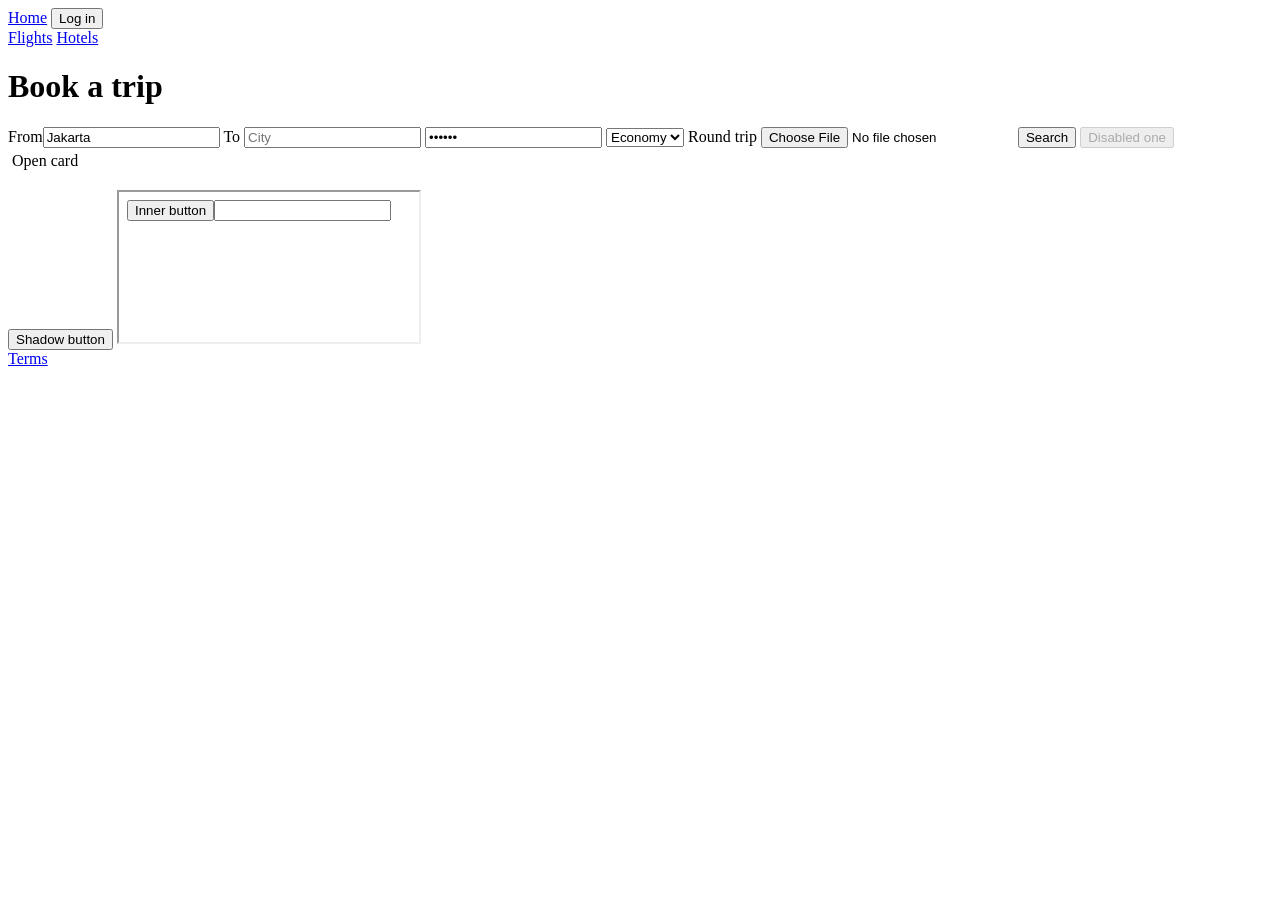
<file: crates/ui/tests/browser_js/page.html>
<!doctype html>
<html><head><title>Keel ref test</title>
<style>.sr{position:absolute;width:1px;height:1px;overflow:hidden;clip:rect(0 0 0 0)} .card{cursor:pointer;padding:4px}</style>
</head><body>
<header><a href="#home">Home</a> <button id="login">Log in</button></header>
<nav aria-label="Primary"><a href="#a">Flights</a> <a href="#b">Hotels</a></nav>
<main>
  <h1>Book a trip</h1>
  <form id="f" onsubmit="event.preventDefault(); document.getElementById('out').textContent = 'submitted ' + document.getElementById('from').value;">
    <label for="from">From</label><input id="from" value="Jakarta">
    <label>To <input id="to" placeholder="City"></label>
    <input type="password" id="pw" value="secret">
    <select id="cls"><option>Economy</option><option value="biz">Business</option><option>First</option></select>
    <label><input type="checkbox" id="rt" class="sr"> Round trip</label>
    <input type="file" id="file">
    <button id="go" type="submit">Search</button>
    <button disabled>Disabled one</button>
  </form>
  <div id="list"></div>
  <div class="card" id="card" onclick="document.getElementById('out').textContent='card'"><span>Open card</span></div>
  <div style="display:none"><button>Hidden</button></div>
  <p id="out"></p>
  <my-widget id="w"></my-widget>
  <iframe id="fr" title="Inner" srcdoc="<button id=ib onclick=&quot;this.textContent='Inner clicked'&quot;>Inner button</button><input id=it>"></iframe>
</main>
<footer><a href="#t">Terms</a></footer>
<script>
  var count = 0;
  document.getElementById('login').addEventListener('click', function(){ count++; this.textContent = 'Log in (' + count + ')'; });
  customElements.define('my-widget', class extends HTMLElement {
    constructor(){ super(); var r = this.attachShadow({mode:'open'}); r.innerHTML = '<button id="sb">Shadow button</button>'; r.getElementById('sb').onclick = function(){ document.getElementById('out').textContent = 'shadow'; }; }
  });
  window.addRows = function(n){ var l = document.getElementById('list'); for (var i = 0; i < n; i++) { var b = document.createElement('button'); b.textContent = 'Row ' + i; l.prepend(b); } };
  window.removeLogin = function(){ var b = document.getElementById('login'); b.remove(); };
  window.addEventListener('keydown', function(e){ if (e.key === 'Escape') document.getElementById('out').textContent = 'escaped'; });
  setTimeout(function(){ document.title = 'Keel ref test'; }, 0);
</script>
</body></html>
</file>
<file: website/styles.css>
/* ==========================================================================
   Keel Landing Page — Warm Neutral Editorial System
   Built on Keel's exact palette:
     Paper #F7F4EE / #EEEAE4 · Sand #D5CCBF / #ECE6DC · Stone #A3978A · Ink #1E1D1B
   ========================================================================== */

:root {
  /* Light Theme (Keel Tokens::light) */
  --bg: #F7F4EE;
  --bg-tinted: #EFEAE0;
  --bg-sidebar: #ECE6DC;
  --surface: #FFFFFF;
  --surface-warm: #EEEAE4;
  --surface-composer: #EAE4DA;
  --sand: #D5CCBF;
  --stone: #A3978A;

  --ink: #1E1D1B;
  --ink-hover: #35322E;
  --text-muted: #615C54;
  --text-faint: #8C857A;
  --text-on-ink: #F7F4EE;

  --border: rgba(30, 29, 27, 0.10);
  --border-strong: rgba(30, 29, 27, 0.17);
  --grid-line: rgba(30, 29, 27, 0.055);
  --shadow-sm: 0 1px 2px rgba(30, 29, 27, 0.05);
  --shadow-md: 0 12px 32px -12px rgba(30, 29, 27, 0.10), 0 2px 6px rgba(30, 29, 27, 0.04);
  --shadow-window: 0 32px 84px -26px rgba(30, 29, 27, 0.18), 0 2px 10px rgba(30, 29, 27, 0.06);

  /* Functional Accents (Keel Tokens) */
  --accent-forest: #1F7A3C;
  --accent-forest-soft: #E5F2EA;
  --accent-ocean: #1D68BD;
  --accent-ocean-soft: #E5EFFA;
  --accent-amber: #A66408;
  --accent-amber-soft: #F7EFE1;
  --accent-crimson: #BA3333;
  --accent-crimson-soft: #F9E9E9;

  /* Provider brand tints */
  --brand-claude: #D97757;
  --brand-openai: #10A37F;
  --brand-copilot: #1D68BD;
  --brand-grok: #1E1D1B;

  /* Motion (Emil Kowalski animations.dev curves) */
  --ease-out-expo: cubic-bezier(0.19, 1, 0.22, 1);
  --ease-out-quad: cubic-bezier(0.25, 0.46, 0.45, 0.94);
  --ease-vaul: cubic-bezier(0.32, 0.72, 0, 1);

  /* Typography */
  --font-display: 'Plus Jakarta Sans', -apple-system, BlinkMacSystemFont, 'SF Pro Display', sans-serif;
  --font-sans: 'Inter', -apple-system, BlinkMacSystemFont, 'SF Pro Text', sans-serif;
  --font-mono: 'JetBrains Mono', ui-monospace, SFMono-Regular, Menlo, monospace;

  /* Rhythm */
  --section-py: clamp(80px, 9vw, 128px);
  --radius-sm: 10px;
  --radius-md: 16px;
  --radius-lg: 22px;
}

[data-theme="dark"] {
  --bg: #161618;
  --bg-tinted: #1B1B1E;
  --bg-sidebar: #111113;
  --surface: #1F1F22;
  --surface-warm: #252529;
  --surface-composer: #1C1C1F;
  --sand: #3A3835;
  --stone: #8C857A;

  --ink: #EDEDEF;
  --ink-hover: #FFFFFF;
  --text-muted: #A1A1AA;
  --text-faint: #71717A;
  --text-on-ink: #161618;

  --border: rgba(255, 255, 255, 0.09);
  --border-strong: rgba(255, 255, 255, 0.16);
  --grid-line: rgba(255, 255, 255, 0.045);
  --shadow-sm: 0 1px 2px rgba(0, 0, 0, 0.28);
  --shadow-md: 0 14px 36px -14px rgba(0, 0, 0, 0.5);
  --shadow-window: 0 34px 86px -24px rgba(0, 0, 0, 0.7), 0 0 0 1px rgba(255, 255, 255, 0.07);

  --accent-forest: #3FB950;
  --accent-forest-soft: rgba(63, 185, 80, 0.14);
  --accent-ocean: #58A6FF;
  --accent-ocean-soft: rgba(88, 166, 255, 0.14);
  --accent-amber: #F0A63A;
  --accent-amber-soft: rgba(240, 166, 58, 0.14);
  --accent-crimson: #FF8589;
  --accent-crimson-soft: rgba(255, 133, 137, 0.18);

  --brand-claude: #E58C6E;
  --brand-openai: #34D399;
  --brand-copilot: #60A5FA;
  --brand-grok: #EDEDEF;
}

/* Base Reset */
*, *::before, *::after { box-sizing: border-box; }
html { -webkit-font-smoothing: antialiased; -moz-osx-font-smoothing: grayscale; }

body {
  margin: 0;
  background-color: var(--bg);
  color: var(--ink);
  font-family: var(--font-sans);
  font-size: 16px;
  line-height: 1.55;
  font-variant-numeric: tabular-nums;
  transition: background-color 220ms ease, color 220ms ease;
}

img { display: block; max-width: 100%; }
button { font: inherit; color: inherit; cursor: pointer; }
a { color: inherit; text-decoration: none; }

/* Container — horizontal padding only */
.container {
  position: relative;
  z-index: 2;
  width: 100%;
  max-width: 1120px;
  margin-inline: auto;
  padding-inline: clamp(20px, 4vw, 40px);
}

.section { position: relative; padding-block: var(--section-py); }
.section-bordered { border-top: 1px solid var(--border); }
.section-tinted { background-color: var(--bg-tinted); border-top: 1px solid var(--border); }
.section-arch { overflow: hidden; border-top: 1px solid var(--border); }

/* Subtle Architectural Background Grid (inspo: moderntreasury + factory-ai) */
.arch-grid {
  position: absolute;
  inset: 0;
  pointer-events: none;
  z-index: 0;
  background-image:
    linear-gradient(to right, var(--grid-line) 1px, transparent 1px),
    linear-gradient(to bottom, var(--grid-line) 1px, transparent 1px);
  background-size: 56px 56px;
}

.arch-grid-hero {
  height: 760px;
  mask-image: radial-gradient(ellipse 75% 75% at 50% 25%, #000 18%, transparent 80%);
  -webkit-mask-image: radial-gradient(ellipse 75% 75% at 50% 25%, #000 18%, transparent 80%);
}

.arch-grid-soft {
  mask-image: radial-gradient(ellipse 72% 72% at 50% 52%, #000 10%, transparent 78%);
  -webkit-mask-image: radial-gradient(ellipse 72% 72% at 50% 52%, #000 10%, transparent 78%);
}

/* Two-tone editorial display contrast (inspo: fourmula-ai) */
.title-muted { color: var(--text-faint); }

/* Light/Dark brand icon toggling */
.hub-icon-dark,
[data-theme="dark"] .hub-icon-light { display: none; }
[data-theme="dark"] .hub-icon-dark { display: block; }

/* ==========================================================================
   Scroll-Driven Reading Progress Hairline
   ========================================================================== */
.scroll-progress-track { position: fixed; top: 0; left: 0; right: 0; height: 2px; z-index: 60; pointer-events: none; }
.scroll-progress-bar { width: 100%; height: 100%; background: var(--ink); transform-origin: 0 50%; transform: scaleX(0); }

/* ==========================================================================
   Minimal Top Bar
   ========================================================================== */
.nav-header {
  position: sticky; top: 0; z-index: 40; height: 64px;
  display: flex; align-items: center;
  background: color-mix(in srgb, var(--bg) 88%, transparent);
  backdrop-filter: blur(14px); -webkit-backdrop-filter: blur(14px);
  border-bottom: 1px solid var(--border);
}

.nav-inner { display: flex; align-items: center; justify-content: space-between; gap: 24px; }
.brand { display: inline-flex; align-items: center; gap: 10px; }
.brand-icon { border-radius: 7px; }
.brand-name { font-family: var(--font-display); font-size: 1.08rem; font-weight: 700; letter-spacing: -0.025em; }

.icon-btn {
  width: 36px; height: 36px; display: inline-flex; align-items: center; justify-content: center;
  background: transparent; border: 1px solid var(--border); border-radius: 999px; color: var(--text-muted);
  transition: background-color 140ms ease, color 140ms ease, border-color 140ms ease, transform 150ms var(--ease-out-quad);
}
.icon-btn:active { transform: scale(0.95); }
@media (hover: hover) and (pointer: fine) {
  .icon-btn:hover { background: var(--surface); color: var(--ink); border-color: var(--border-strong); }
}

.icon-sun { display: none; }
.icon-moon { display: block; }
[data-theme="dark"] .icon-sun { display: block; }
[data-theme="dark"] .icon-moon { display: none; }

/* Buttons */
.btn {
  display: inline-flex; align-items: center; justify-content: center; gap: 8px;
  padding: 12px 24px; border-radius: 999px; font-size: 0.95rem; font-weight: 600;
  letter-spacing: -0.01em; border: 1px solid transparent;
  transition: background-color 150ms ease, transform 150ms var(--ease-out-quad);
}
.btn:active { transform: scale(0.97); }
.btn-primary { background: var(--ink); color: var(--text-on-ink); }
@media (hover: hover) and (pointer: fine) {
  .btn-primary:hover { background: var(--ink-hover); }
}

/* ==========================================================================
   Hero
   ========================================================================== */
.hero {
  position: relative;
  padding-top: clamp(44px, 6.5vh, 72px);
  padding-bottom: clamp(56px, 6.5vw, 92px);
}

.hero-stack { display: flex; flex-direction: column; align-items: center; gap: clamp(32px, 4.4vh, 48px); }
.hero-copy { text-align: center; max-width: 680px; }

.hero-enter { animation: heroRise 620ms var(--ease-out-expo) both; }
@keyframes heroRise {
  from { opacity: 0; transform: translateY(14px); }
  to { opacity: 1; transform: translateY(0); }
}

.status-dot { width: 7px; height: 7px; border-radius: 50%; background: var(--accent-forest); flex-shrink: 0; }

.hero-title {
  margin: 0; font-family: var(--font-display);
  font-size: clamp(2.5rem, 4.9vw, 3.85rem);
  font-weight: 700; line-height: 1.06; letter-spacing: -0.038em; text-wrap: balance;
}

.hero-sub {
  margin: 16px auto 0; max-width: 540px;
  font-size: clamp(1rem, 1.3vw, 1.12rem);
  color: var(--text-muted); line-height: 1.55; text-wrap: balance;
}

.hero-ctas { margin-top: 24px; display: flex; align-items: center; justify-content: center; }

/* Hero Sticky Scroll Showcase Track */
.hero-scroll-track { width: min(1080px, calc(100vw - 48px)); max-width: 1080px; min-height: 195vh; position: relative; }
.hero-scroll-sticky { position: sticky; top: 78px; display: flex; flex-direction: column; align-items: center; }
.hero-stage { width: 100%; display: flex; flex-direction: column; align-items: center; gap: 16px; animation: heroRise 740ms var(--ease-out-expo) 90ms both; }

/* ==========================================================================
   1:1 Authentic Keel Window
   ========================================================================== */
.keel-window {
  width: 100%; display: grid; grid-template-columns: 246px 1fr;
  height: clamp(560px, 72vh, 650px);
  background: var(--bg); border: 1px solid var(--border-strong);
  border-radius: 18px; box-shadow: var(--shadow-window); overflow: hidden;
  transform-origin: center top;
}

.kw-sidebar { background: var(--bg-sidebar); border-right: 1px solid var(--border); display: flex; flex-direction: column; padding: 16px 12px 0; font-size: 0.86rem; }
.kw-sb-top { display: flex; align-items: center; gap: 14px; padding: 2px 8px 16px; }
.kw-traffic { display: flex; gap: 7px; }
.kw-traffic span { width: 11px; height: 11px; border-radius: 50%; border: 1px solid var(--border-strong); }
.kw-icon-sq { width: 26px; height: 26px; border-radius: 7px; border: 1px solid var(--border-strong); display: inline-flex; align-items: center; justify-content: center; color: var(--ink); background: color-mix(in srgb, var(--surface) 40%, transparent); }
.kw-sb-nav { padding-bottom: 12px; }

.kw-interactive { width: 100%; text-align: left; border: none; background: transparent; transition: background-color 180ms ease, transform 150ms var(--ease-out-quad); }
.kw-interactive:active { transform: scale(0.975); }
@media (hover: hover) and (pointer: fine) { .kw-interactive:hover:not(.is-selected) { background: color-mix(in srgb, var(--ink) 5%, transparent); } }

.kw-nav-row { display: flex; align-items: center; gap: 10px; padding: 8px 10px; border-radius: 9px; color: var(--ink); font-weight: 500; }
.kw-nav-row.is-selected { background: color-mix(in srgb, var(--ink) 10%, transparent); font-weight: 600; }

.kw-sb-section { padding-top: 12px; }
.kw-sb-spaces { flex: 1; }
.kw-sec-head { display: flex; align-items: center; gap: 8px; padding: 5px 10px 8px; font-size: 0.79rem; font-weight: 600; color: var(--text-muted); }
.kw-proj-row { display: flex; align-items: center; gap: 8px; padding: 6px 10px; border-radius: 8px; font-size: 0.84rem; font-weight: 500; color: var(--ink); }
.kw-chev { color: var(--text-faint); font-size: 0.88rem; width: 11px; text-align: center; }
.kw-proj-name { flex: 1; }
.kw-count { font-family: var(--font-mono); font-size: 0.74rem; color: var(--text-faint); }
.kw-space-folder { display: flex; align-items: center; gap: 8px; padding: 5px 10px 8px; font-weight: 600; font-size: 0.85rem; color: var(--ink); }

.kw-chat-row { display: block; padding: 8px 11px 8px 18px; border-radius: 9px; margin-bottom: 3px; }
.kw-chat-row.is-selected { background: color-mix(in srgb, var(--ink) 10%, transparent); }
.kw-chat-passive { opacity: 0.78; }
.kw-chat-title-wrap { display: flex; align-items: center; justify-content: space-between; gap: 6px; }
.kw-chat-title { font-size: 0.84rem; font-weight: 500; color: var(--ink); white-space: nowrap; overflow: hidden; text-overflow: ellipsis; }
.kw-chat-sub { font-size: 0.74rem; color: var(--text-faint); margin-top: 2px; }
.kw-unread-dot { width: 6.5px; height: 6.5px; border-radius: 50%; background: var(--accent-crimson); flex-shrink: 0; }

.kw-sb-foot { margin-top: auto; margin-inline: -12px; padding: 13px 16px; border-top: 1px solid var(--border); display: flex; align-items: center; justify-content: space-between; color: var(--text-muted); font-size: 0.84rem; font-weight: 500; }
.kw-foot-left { display: inline-flex; align-items: center; gap: 9px; }
.kw-kbd { font-family: var(--font-mono); font-size: 0.72rem; padding: 2px 6px; border-radius: 5px; background: var(--surface-warm); border: 1px solid var(--border); color: var(--text-faint); }

.kw-main { background: var(--bg); display: flex; flex-direction: column; position: relative; min-width: 0; overflow: hidden; }
.kw-main-top { height: 46px; padding-inline: 20px; display: flex; align-items: center; justify-content: space-between; flex-shrink: 0; }
.kw-main-crumb { font-size: 0.78rem; color: var(--text-faint); font-weight: 500; }
.kw-panel-btn { width: 28px; height: 28px; border-radius: 7px; border: 1px solid transparent; background: transparent; display: inline-flex; align-items: center; justify-content: center; color: var(--text-muted); transition: background-color 150ms ease, color 150ms ease, border-color 150ms ease, transform 150ms var(--ease-out-quad); }
.kw-panel-btn:active { transform: scale(0.94); }
@media (hover: hover) and (pointer: fine) { .kw-panel-btn:hover { background: var(--surface-warm); color: var(--ink); } }
.kw-panel-btn.is-active { background: var(--surface-warm); color: var(--ink); border-color: var(--border-strong); }

.kw-content-wrap { flex: 1; display: flex; flex-direction: column; justify-content: space-between; padding: 8px 36px 20px; gap: 18px; min-height: 0; }
.kw-scene-stack { position: relative; flex: 1; min-height: 0; }

.kw-transcript {
  position: absolute; inset: 0; display: flex; flex-direction: column; gap: 15px;
  opacity: 0; transform: translateY(8px) scale(0.988); filter: blur(2px); pointer-events: none;
  transition: opacity 300ms var(--ease-out-expo), transform 380ms var(--ease-out-expo), filter 280ms ease;
}
.kw-transcript.is-active { opacity: 1; transform: translateY(0) scale(1); filter: blur(0px); pointer-events: auto; }
.kw-transcript-narrow { max-width: calc(100% - 404px); }

.kw-composer-area { display: flex; flex-direction: column; gap: 10px; max-width: 100%; transition: max-width 420ms var(--ease-vaul); }
.keel-window.browser-open .kw-composer-area { max-width: calc(100% - 404px); }

.kw-right-panel {
  position: absolute; top: 0; right: 0; bottom: 0; width: 396px; z-index: 6;
  border-left: 1px solid var(--border); background: var(--bg-sidebar); display: flex; flex-direction: column;
  transform: translateX(100%); opacity: 0; pointer-events: none;
  transition: transform 460ms var(--ease-vaul), opacity 280ms ease;
}
.keel-window.browser-open .kw-right-panel { transform: translateX(0); opacity: 1; pointer-events: auto; }
.rp-close-btn { border: none; background: transparent; padding: 0 2px; color: var(--text-faint); font-size: 0.96rem; line-height: 1; transition: color 140ms ease, transform 140ms var(--ease-out-quad); }
.rp-close-btn:active { transform: scale(0.9); }
@media (hover: hover) and (pointer: fine) { .rp-close-btn:hover { color: var(--ink); } }

.kw-user-msg { align-self: flex-end; padding: 11px 16px; border-radius: 16px 16px 4px 16px; background: var(--surface-warm); border: 1px solid var(--border); font-size: 0.91rem; font-weight: 500; max-width: 86%; line-height: 1.45; }
.kw-assistant { display: flex; flex-direction: column; gap: 14px; }
.kw-prose { margin: 0; font-size: 0.93rem; color: var(--ink); line-height: 1.6; }
.kw-muted { color: var(--text-muted); }

.kw-compare-2col { display: grid; grid-template-columns: 1fr 1fr; gap: 12px; }
.kw-cmp-col { padding: 15px 16px; border-radius: 13px; background: var(--surface); border: 1px solid var(--border); }
.kw-cmp-rec { border-color: var(--accent-forest); }
.kw-cmp-top { display: flex; align-items: center; justify-content: space-between; gap: 8px; }
.kw-cmp-top strong { font-family: var(--font-display); font-size: 0.96rem; }
.kw-rec-pill { font-size: 0.68rem; font-weight: 600; padding: 2px 8px; border-radius: 999px; background: var(--accent-forest-soft); color: var(--accent-forest); }
.kw-cmp-summary { font-size: 0.8rem; color: var(--text-muted); margin-top: 4px; padding-bottom: 10px; border-bottom: 1px solid var(--border); }
.kw-cmp-col ul { list-style: none; padding: 0; margin: 10px 0 0; display: flex; flex-direction: column; gap: 6px; font-size: 0.82rem; color: var(--ink); }
.kw-cmp-col li::before { content: '• '; color: var(--text-faint); }

.kw-choices-row { display: flex; flex-wrap: wrap; gap: 8px; }
.kw-choice-pill { font-size: 0.8rem; font-weight: 500; padding: 6px 13px; border-radius: 999px; background: var(--surface); border: 1px solid var(--border-strong); color: var(--ink); }
.kw-choice-pill.is-picked { background: var(--ink); color: var(--text-on-ink); border-color: var(--ink); }

.kw-stats-mini { display: grid; grid-template-columns: 1fr 1fr; gap: 10px; }
.kw-stat-tile { padding: 12px 14px; border-radius: 11px; background: var(--surface); border: 1px solid var(--border); display: flex; flex-direction: column; gap: 2px; }
.kw-stat-tile span { font-size: 0.74rem; color: var(--text-faint); font-weight: 600; }
.kw-stat-tile strong { font-size: 0.95rem; font-family: var(--font-display); }
.kw-stat-good strong { color: var(--accent-forest); }

.kw-bot-dm-header { display: flex; align-items: center; gap: 14px; padding: 14px 16px; border-radius: 14px; background: var(--surface); border: 1px solid var(--border); }
.kw-mini-creature { width: 72px; height: 72px; flex-shrink: 0; }
.kw-bot-dm-name { font-family: var(--font-display); font-weight: 700; font-size: 1rem; display: flex; align-items: center; gap: 8px; }
.kw-bot-tag { font-family: var(--font-sans); font-size: 0.72rem; font-weight: 600; padding: 3px 9px; border-radius: 999px; background: var(--accent-forest-soft); color: var(--accent-forest); }
.kw-bot-dm-sub { font-size: 0.85rem; color: var(--text-muted); margin-top: 3px; }

.kw-created-bot-card { display: flex; align-items: center; gap: 14px; padding: 14px 18px; border-radius: 14px; background: var(--surface); border: 1px solid var(--border-strong); }
.kw-cb-top { display: flex; align-items: center; gap: 9px; font-size: 0.94rem; }
.kw-cb-top span { font-size: 0.74rem; font-weight: 600; padding: 3px 9px; border-radius: 999px; background: var(--accent-ocean-soft); color: var(--accent-ocean); }
.kw-cb-desc { font-size: 0.85rem; color: var(--text-muted); margin-top: 4px; }

.kw-outline-fab { align-self: flex-end; width: 34px; height: 34px; border-radius: 10px; background: var(--surface-composer); border: 1px solid var(--border); display: inline-flex; align-items: center; justify-content: center; color: var(--text-muted); }
.kw-composer { background: var(--surface-composer); border: 1px solid var(--border-strong); border-radius: 18px; padding: 15px 18px 12px; display: flex; flex-direction: column; gap: 15px; box-shadow: var(--shadow-sm); }
.kw-comp-input { font-size: 0.94rem; color: var(--text-faint); }
.kw-comp-bar { display: flex; align-items: center; justify-content: space-between; padding-top: 10px; border-top: 1px solid var(--border); font-size: 0.83rem; }
.kw-comp-left, .kw-comp-right { display: inline-flex; align-items: center; gap: 12px; color: var(--text-muted); }
.kw-perm-chip { display: inline-flex; align-items: center; gap: 6px; color: var(--accent-amber); font-weight: 500; }
.kw-caret { font-size: 0.72rem; opacity: 0.7; }
.kw-model-sel { font-weight: 500; color: var(--ink); font-size: 0.83rem; }
.kw-send-btn { width: 29px; height: 29px; border-radius: 50%; background: var(--stone); color: var(--bg); display: inline-flex; align-items: center; justify-content: center; font-size: 0.86rem; font-weight: 700; }

/* Accent Dots */
.dot-forest { background: var(--accent-forest); }
.dot-ocean { background: var(--accent-ocean); }
.dot-amber { background: var(--accent-amber); }

/* ==========================================================================
   1:1 Keel Right Panel + Built-in Browser Pane
   ========================================================================== */
.bf-panel {
  border-left: 1px solid var(--border);
  background: var(--bg-sidebar);
  display: flex; flex-direction: column; min-width: 0;
}

.bf-panel-standalone {
  border: 1px solid var(--border-strong);
  border-radius: var(--radius-lg);
  overflow: hidden;
  box-shadow: var(--shadow-md);
}

.rp-tabstrip { height: 38px; padding-inline: 8px 10px; display: flex; align-items: center; justify-content: space-between; gap: 8px; border-bottom: 1px solid var(--border); }
.rp-tabs { display: flex; align-items: center; gap: 6px; min-width: 0; }
.rp-tab { display: inline-flex; align-items: center; gap: 6px; padding: 5px 10px; border-radius: 8px; background: var(--bg); border: 1px solid var(--border); font-size: 0.75rem; font-weight: 600; color: var(--ink); max-width: 185px; }
.rp-tab span { overflow: hidden; text-overflow: ellipsis; white-space: nowrap; }
.rp-tab-x { opacity: 0.45; font-size: 0.85rem; margin-left: 2px; }
.rp-tab-add { width: 24px; height: 24px; border-radius: 6px; display: inline-flex; align-items: center; justify-content: center; color: var(--text-muted); font-size: 0.9rem; }
.rp-strip-actions { display: inline-flex; gap: 10px; color: var(--text-faint); font-size: 0.84rem; }

.rp-toolbar { padding: 8px 10px; display: flex; align-items: center; gap: 8px; }
.rp-nav-btns { display: inline-flex; gap: 7px; font-size: 0.82rem; color: var(--text-muted); flex-shrink: 0; }
.rp-address { flex: 1; min-width: 0; font-family: var(--font-mono); font-size: 0.74rem; color: var(--text-muted); background: var(--surface); border: 1px solid var(--border); padding: 5px 10px; border-radius: 8px; white-space: nowrap; overflow: hidden; text-overflow: ellipsis; }

.rp-viewport-wrap { flex: 1; padding: 0 8px 8px; display: flex; flex-direction: column; }
.rp-webpage { position: relative; flex: 1; background: var(--surface); border: 1px solid var(--border-strong); border-radius: 12px; padding: 16px 16px 68px; display: flex; flex-direction: column; gap: 12px; overflow: hidden; }
.rp-webpage-tall { min-height: 365px; }

.wp-topbar { display: flex; align-items: center; justify-content: space-between; padding-bottom: 10px; border-bottom: 1px solid var(--border); font-size: 0.82rem; }
.wp-topbar span { font-size: 0.75rem; color: var(--text-faint); }
.wp-route { padding: 13px 14px; border-radius: 10px; background: var(--accent-ocean-soft); }
.wp-route-forest { background: var(--accent-forest-soft); }
.wp-route-title { font-family: var(--font-display); font-weight: 700; font-size: 0.92rem; }
.wp-route-sub { font-size: 0.77rem; color: var(--text-muted); margin-top: 2px; }

.wp-list { display: flex; flex-direction: column; gap: 8px; }
.wp-row { display: flex; align-items: center; justify-content: space-between; padding: 10px 12px; border-radius: 10px; background: var(--bg); border: 1px solid var(--border); font-size: 0.82rem; }
.wp-row-hl { border-color: var(--accent-forest); }
.wp-row-dim { opacity: 0.55; }
.wp-row div { display: flex; flex-direction: column; gap: 2px; }
.wp-row div span { font-size: 0.73rem; color: var(--text-muted); }
.wp-fare { font-weight: 700; font-size: 0.84rem; color: var(--ink); }
.wp-fare-best { color: var(--accent-forest); }

.rp-hud {
  position: absolute; left: 50%; bottom: 14px; transform: translateX(-50%);
  display: inline-flex; align-items: center; gap: 10px;
  padding: 6px 7px 6px 14px; border-radius: 999px;
  background: var(--ink); color: var(--text-on-ink);
  box-shadow: 0 10px 26px rgba(0, 0, 0, 0.24);
  font-size: 0.76rem; font-weight: 500; white-space: nowrap;
}
.hud-dot { width: 7px; height: 7px; border-radius: 50%; background: var(--accent-ocean); }
.rp-hud[data-hud-state="user"] .hud-dot { background: var(--accent-forest); }
.hud-btn { border: none; border-radius: 999px; padding: 5px 11px; background: color-mix(in srgb, var(--text-on-ink) 16%, transparent); color: var(--text-on-ink); font-size: 0.74rem; font-weight: 600; transition: background-color 140ms ease, transform 140ms var(--ease-out-quad); }
.hud-btn:active { transform: scale(0.95); }
@media (hover: hover) and (pointer: fine) { .hud-btn:hover { background: color-mix(in srgb, var(--text-on-ink) 26%, transparent); } }

/* ==========================================================================
   Section Headers + Editorial Split Patterns (inspo: alternating & workbench)
   ========================================================================== */
.section-header { max-width: 640px; margin: 0 auto 48px; text-align: center; }

.section-header-split {
  display: grid; grid-template-columns: 1.15fr 1fr; align-items: end; gap: 28px;
  margin-bottom: 44px;
}
.section-split-sub { margin: 0; font-size: 0.98rem; color: var(--text-muted); line-height: 1.6; max-width: 440px; justify-self: end; }

.section-kicker {
  display: inline-block;
  font-size: 0.74rem; font-weight: 600; letter-spacing: 0.08em; text-transform: uppercase;
  color: var(--text-faint); margin-bottom: 12px;
}

.section-title { margin: 0; font-family: var(--font-display); font-size: clamp(1.8rem, 3.2vw, 2.65rem); font-weight: 700; line-height: 1.12; letter-spacing: -0.032em; text-wrap: balance; }
.section-sub { margin: 12px auto 0; font-size: 1rem; color: var(--text-muted); text-wrap: balance; }

/* Asymmetric Split Editorial Layouts */
.editorial-split {
  display: grid; grid-template-columns: 0.94fr 1.06fr; align-items: center; gap: clamp(28px, 4.5vw, 56px);
}
.editorial-split-flip { grid-template-columns: 1.16fr 0.84fr; }

.es-copy { display: flex; flex-direction: column; align-items: flex-start; }
.es-sub { margin: 14px 0 0; font-size: 1rem; color: var(--text-muted); line-height: 1.55; max-width: 440px; }

.es-points { margin-top: 26px; display: flex; flex-direction: column; gap: 16px; }
.es-point { display: flex; align-items: flex-start; gap: 12px; }
.es-point-dot { width: 8px; height: 8px; border-radius: 50%; margin-top: 7px; flex-shrink: 0; }
.es-point strong { display: block; font-size: 0.92rem; margin-bottom: 2px; }
.es-point span { font-size: 0.85rem; color: var(--text-muted); line-height: 1.48; }

.es-mini-chat {
  margin-top: 24px; padding: 16px 18px; border-radius: 14px; width: 100%;
  background: var(--surface); border: 1px solid var(--border);
  display: flex; flex-direction: column; gap: 10px;
}

.bf-step-pill { display: inline-flex; align-items: center; gap: 8px; align-self: flex-start; padding: 5px 11px; border-radius: 999px; background: var(--bg); border: 1px solid var(--border); font-size: 0.76rem; font-weight: 500; color: var(--text-muted); }

/* Big Editorial Metric Callout (RAM section right column) */
.big-metric-callout {
  margin-top: 28px; width: 100%;
  display: flex; align-items: center; gap: 18px;
  padding: 18px 20px; border-radius: 16px;
  background: var(--surface); border: 1px solid var(--border-strong);
  box-shadow: var(--shadow-sm);
}
.bmc-num { font-family: var(--font-display); font-size: clamp(2rem, 3.2vw, 2.6rem); font-weight: 700; letter-spacing: -0.04em; color: var(--accent-forest); line-height: 1; }
.bmc-text { display: flex; flex-direction: column; gap: 3px; }
.bmc-text strong { font-size: 0.92rem; }
.bmc-text span { font-size: 0.82rem; color: var(--text-muted); line-height: 1.4; }

/* ==========================================================================
   01: Animated Hub-and-Spoke
   ========================================================================== */
.hub-diagram { display: grid; grid-template-columns: 248px 1fr 248px; align-items: center; max-width: 980px; margin-inline: auto; }
.hub-col { display: flex; flex-direction: column; gap: 12px; }
.hub-col-label { font-size: 0.74rem; font-weight: 600; text-transform: uppercase; letter-spacing: 0.06em; color: var(--text-faint); margin-bottom: 4px; }
.hub-col-right .hub-col-label { text-align: right; }

.hub-node { display: flex; align-items: center; gap: 12px; width: 100%; text-align: left; padding: 12px 14px; border-radius: 14px; background: var(--surface); border: 1px solid var(--border); box-shadow: var(--shadow-sm); transition: border-color 180ms ease, transform 160ms var(--ease-out-quad), box-shadow 180ms ease; }
.hub-node:active { transform: scale(0.98); }
.hub-node.is-highlighted { border-color: var(--ink); box-shadow: var(--shadow-md); }

.provider-badge { width: 34px; height: 34px; border-radius: 10px; display: inline-flex; align-items: center; justify-content: center; background: var(--bg); border: 1px solid var(--border); flex-shrink: 0; }
.provider-claude { color: var(--brand-claude); }
.provider-openai { color: var(--brand-openai); }
.provider-copilot { color: var(--brand-copilot); }
.provider-grok { color: var(--brand-grok); }

.node-icon { width: 34px; height: 34px; border-radius: 10px; background: var(--surface-warm); color: var(--ink); display: inline-flex; align-items: center; justify-content: center; flex-shrink: 0; }
.node-text { display: flex; flex-direction: column; line-height: 1.25; }
.node-text strong { font-size: 0.9rem; font-weight: 600; }
.node-text span { font-size: 0.76rem; color: var(--text-muted); margin-top: 2px; }

.hub-center { position: relative; display: flex; align-items: center; justify-content: center; min-height: 300px; }
.hub-wires { position: absolute; inset: 0; width: 100%; height: 100%; pointer-events: none; }
.wire { stroke: var(--border-strong); stroke-width: 1.4; stroke-dasharray: 4 5; transition: stroke 220ms ease, stroke-width 220ms ease; }
.wire.is-active { stroke: var(--ink); stroke-width: 2; stroke-dasharray: none; }

.wire-stream { stroke: var(--ink); stroke-width: 2; stroke-linecap: round; stroke-dasharray: 22 180; opacity: 0.25; animation: streamFlow 2.8s linear infinite; }
.wire-stream.is-active { opacity: 0.95; stroke-width: 2.4; }
@keyframes streamFlow { from { stroke-dashoffset: 202; } to { stroke-dashoffset: 0; } }

.wire-bead { fill: var(--ink); opacity: 0.78; }
.bead-a { fill: var(--brand-claude); }
.bead-b { fill: var(--brand-openai); }
.bead-c { fill: var(--brand-copilot); }
.bead-d { fill: var(--brand-grok); }
.bead-out { fill: var(--accent-forest); }

.hub-core { position: relative; z-index: 2; display: flex; flex-direction: column; align-items: center; text-align: center; background: var(--bg); padding: 16px 20px; border-radius: 22px; border: 1px solid var(--border-strong); box-shadow: var(--shadow-md); }
.hub-pulse-ring { position: absolute; inset: -6px; border-radius: 26px; border: 1.5px solid var(--border-strong); opacity: 0; animation: hubBreathe 3.2s var(--ease-out-expo) infinite; pointer-events: none; }
@keyframes hubBreathe { 0% { transform: scale(0.96); opacity: 0; } 35% { opacity: 0.55; } 100% { transform: scale(1.07); opacity: 0; } }
.hub-core-ring { padding: 6px; border-radius: 18px; background: var(--surface); border: 1px solid var(--border); margin-bottom: 10px; }
.hub-core-ring img { border-radius: 12px; }
.hub-core-label { font-family: var(--font-display); font-weight: 700; font-size: 0.96rem; letter-spacing: -0.02em; }
.hub-core-sub { font-size: 0.75rem; color: var(--text-muted); }

.hub-caption-bar { margin: 26px auto 0; max-width: 580px; display: flex; align-items: center; justify-content: center; gap: 10px; padding: 10px 18px; border-radius: 999px; background: var(--surface); border: 1px solid var(--border); font-size: 0.88rem; color: var(--text-muted); text-align: center; }
.caption-dot { width: 7px; height: 7px; border-radius: 50%; background: var(--ink); flex-shrink: 0; }

/* ==========================================================================
   02: Visual Answers
   ========================================================================== */
.compare-infographic { display: grid; grid-template-columns: 0.86fr auto 1.14fr; align-items: stretch; gap: 20px; }
.wall-card, .keel-cards-demo { background: var(--surface); border: 1px solid var(--border); border-radius: var(--radius-lg); padding: 22px; display: flex; flex-direction: column; justify-content: space-between; gap: 18px; }
.wall-card { background: color-mix(in srgb, var(--surface) 60%, var(--bg)); }
.keel-cards-demo { border-color: var(--border-strong); box-shadow: var(--shadow-md); }
.compare-arrow { align-self: center; width: 42px; height: 42px; border-radius: 50%; background: var(--surface); border: 1px solid var(--border); display: flex; align-items: center; justify-content: center; color: var(--text-muted); }

.panel-top { display: flex; align-items: center; justify-content: space-between; flex-wrap: wrap; gap: 10px; }
.panel-label { font-size: 0.82rem; font-weight: 600; color: var(--text-muted); }
.panel-label-strong { color: var(--ink); }
.badge { font-size: 0.74rem; font-weight: 600; padding: 4px 10px; border-radius: 999px; white-space: nowrap; flex-shrink: 0; }
.badge-muted { background: var(--surface-warm); color: var(--text-faint); }

.wall-skeleton { position: relative; display: flex; flex-direction: column; gap: 14px; padding: 14px; border-radius: 12px; background: var(--bg); border: 1px dashed var(--border-strong); overflow: hidden; }
.ws-prompt { align-self: flex-end; font-size: 0.76rem; color: var(--text-muted); background: var(--surface-warm); padding: 6px 10px; border-radius: 10px; }
.ws-para { display: flex; flex-direction: column; gap: 6px; }
.ws-para span { display: block; height: 7px; border-radius: 4px; background: var(--sand); opacity: 0.65; }
.wall-fade { position: absolute; inset-inline: 0; bottom: 0; height: 54px; background: linear-gradient(to bottom, transparent, var(--bg)); }
.panel-foot { font-size: 0.84rem; color: var(--text-muted); }

.card-pill-tabs { display: inline-flex; gap: 3px; padding: 3px; border-radius: 999px; background: var(--surface-warm); border: 1px solid var(--border); }
.cp-tab { border: none; background: transparent; padding: 5px 12px; border-radius: 999px; font-size: 0.78rem; font-weight: 600; color: var(--text-muted); transition: background-color 150ms ease, color 150ms ease, transform 140ms var(--ease-out-quad); }
.cp-tab:active { transform: scale(0.96); }
.cp-tab.is-active { background: var(--ink); color: var(--text-on-ink); }

.card-stage { min-height: 240px; padding: 18px; border-radius: 14px; background: var(--bg); border: 1px solid var(--border); }
.demo-panel { animation: sceneIn 220ms var(--ease-out-expo); }
@keyframes sceneIn { from { opacity: 0; transform: translateY(6px); } to { opacity: 1; transform: translateY(0); } }
.demo-card-title { font-family: var(--font-display); font-size: 1rem; font-weight: 700; letter-spacing: -0.02em; }
.demo-card-sub { font-size: 0.8rem; color: var(--text-muted); margin-top: 2px; }

.vbar-chart { display: grid; grid-template-columns: repeat(3, 1fr); gap: 16px; margin-top: 18px; align-items: end; }
.vbar-col { display: flex; flex-direction: column; align-items: center; gap: 8px; }
.vbar-val { font-size: 0.82rem; font-weight: 700; }
.vbar-track { width: 100%; max-width: 72px; height: 106px; border-radius: 10px; background: var(--surface-warm); display: flex; align-items: flex-end; padding: 4px; }
.vbar-fill { width: 100%; height: 12%; border-radius: 7px; transition: height 650ms var(--ease-out-expo); }
.fill-forest { background: var(--accent-forest); }
.fill-stone { background: var(--stone); }
.fill-stone-light { background: var(--sand); }
.vbar-lbl { font-size: 0.76rem; color: var(--text-muted); font-weight: 500; }
.demo-insight { margin-top: 14px; padding-top: 12px; border-top: 1px solid var(--border); display: flex; align-items: center; gap: 8px; font-size: 0.82rem; color: var(--text-muted); }
.insight-dot { width: 7px; height: 7px; border-radius: 50%; background: var(--accent-forest); }

.demo-compare-grid { display: grid; grid-template-columns: 1fr 1fr; gap: 12px; margin-top: 14px; }
.dc-col { padding: 14px; border-radius: 12px; background: var(--surface); border: 1px solid var(--border); }
.dc-col-rec { border-color: var(--accent-forest); }
.dc-badge { display: inline-block; font-size: 0.68rem; font-weight: 600; padding: 2px 8px; border-radius: 999px; background: var(--accent-forest-soft); color: var(--accent-forest); margin-bottom: 6px; }
.dc-badge-neutral { background: var(--surface-warm); color: var(--text-muted); }
.dc-name { font-weight: 700; font-size: 0.9rem; margin-bottom: 8px; }
.dc-list { list-style: none; padding: 0; margin: 0; display: flex; flex-direction: column; gap: 6px; font-size: 0.78rem; color: var(--text-muted); }
.dc-pro::before { content: '✓ '; color: var(--accent-forest); font-weight: 700; }
.dc-con::before { content: '– '; color: var(--text-faint); font-weight: 700; }

.steps-head { display: flex; align-items: flex-start; justify-content: space-between; gap: 12px; }
.steps-counter { font-size: 0.76rem; font-weight: 700; padding: 4px 10px; border-radius: 999px; background: var(--surface); border: 1px solid var(--border); }
.progress-rail { height: 6px; border-radius: 999px; background: var(--surface-warm); margin-block: 12px 14px; overflow: hidden; }
.progress-fill { height: 100%; border-radius: 999px; background: var(--accent-forest); transition: width 260ms var(--ease-out-expo); }
.check-list { display: flex; flex-direction: column; gap: 8px; }
.check-row { display: flex; align-items: center; gap: 10px; padding: 8px 10px; border-radius: 9px; background: var(--surface); border: 1px solid var(--border); font-size: 0.82rem; cursor: pointer; user-select: none; }
.check-row input { position: absolute; opacity: 0; pointer-events: none; }
.check-box { width: 17px; height: 17px; border-radius: 5px; border: 1.6px solid var(--border-strong); display: inline-flex; align-items: center; justify-content: center; flex-shrink: 0; }
.check-row.is-done .check-box { background: var(--accent-forest); border-color: var(--accent-forest); }
.check-row.is-done .check-box::after { content: '✓'; color: #FFF; font-size: 0.7rem; font-weight: 700; }
.check-row.is-done .check-text { color: var(--text-faint); text-decoration: line-through; }

.choices-grid { display: grid; grid-template-columns: repeat(3, 1fr); gap: 10px; margin-top: 14px; }
.choice-card { display: flex; flex-direction: column; gap: 3px; text-align: left; padding: 12px; border-radius: 12px; background: var(--surface); border: 1px solid var(--border); transition: background-color 150ms ease, border-color 150ms ease, transform 140ms var(--ease-out-quad); }
.choice-card:active { transform: scale(0.97); }
.choice-card strong { font-size: 0.84rem; }
.choice-card span { font-size: 0.74rem; color: var(--text-muted); }
.choice-card.is-selected { background: var(--ink); color: var(--text-on-ink); border-color: var(--ink); }
.choice-card.is-selected span { color: color-mix(in srgb, var(--text-on-ink) 74%, transparent); }
.choice-feedback { margin-top: 14px; padding: 10px 12px; border-radius: 10px; background: var(--accent-forest-soft); color: var(--accent-forest); font-size: 0.82rem; font-weight: 500; }

/* ==========================================================================
   03: Dedicated Bots Section
   ========================================================================== */
.bots-showcase {
  max-width: 960px; margin-inline: auto;
  background: var(--surface); border: 1px solid var(--border);
  border-radius: var(--radius-lg); padding: 28px;
  box-shadow: var(--shadow-md);
  display: flex; flex-direction: column; gap: 22px;
}

.bots-flow { display: flex; align-items: center; justify-content: center; flex-wrap: wrap; gap: 12px; padding: 11px 16px; border-radius: 12px; background: var(--bg); border: 1px solid var(--border); font-size: 0.84rem; color: var(--text-muted); }
.bflow-step { display: inline-flex; align-items: center; gap: 8px; font-weight: 500; color: var(--ink); }
.bflow-num { width: 21px; height: 21px; border-radius: 50%; background: var(--surface); border: 1px solid var(--border-strong); font-size: 0.72rem; font-weight: 700; color: var(--ink); display: inline-flex; align-items: center; justify-content: center; flex-shrink: 0; }
.bflow-arrow { color: var(--text-faint); font-weight: 600; }

.creatures-stage { display: grid; grid-template-columns: repeat(3, 1fr); gap: 16px; }
.creature-tile { position: relative; display: flex; flex-direction: column; align-items: center; text-align: center; padding: 24px 16px 20px; border-radius: 16px; background: var(--bg); border: 1px solid var(--border); }
.creature-tile-focus { border-color: var(--border-strong); background: var(--bg-tinted); }
.custom-pill { position: absolute; top: 10px; font-size: 0.7rem; font-weight: 600; color: var(--text-faint); }
.creature-canvas { width: 132px; height: 132px; display: block; margin-top: 4px; }
.creature-name { font-family: var(--font-display); font-weight: 700; font-size: 1rem; margin-top: 6px; }
.creature-role { font-size: 0.8rem; font-weight: 600; color: var(--text-muted); margin-top: 2px; }
.creature-note { font-size: 0.78rem; color: var(--text-faint); margin-top: 6px; max-width: 210px; line-height: 1.4; }

.customizer-bar { display: flex; flex-wrap: wrap; align-items: center; justify-content: space-between; gap: 14px; padding: 14px 18px; border-radius: 14px; background: var(--bg); border: 1px solid var(--border); }
.cust-group { display: flex; align-items: center; gap: 8px; }
.cust-lbl { font-size: 0.72rem; font-weight: 600; text-transform: uppercase; letter-spacing: 0.05em; color: var(--text-faint); }
.swatch-picker { display: flex; align-items: center; gap: 6px; }
.swatch { width: 19px; height: 19px; border-radius: 50%; border: 2px solid transparent; padding: 0; transition: transform 140ms var(--ease-out-quad), border-color 140ms ease; }
.swatch.is-active { border-color: var(--ink); transform: scale(1.15); }
.pill-picker { display: flex; gap: 5px; }
.mini-opt { border: 1px solid var(--border); background: var(--surface); padding: 5px 11px; border-radius: 999px; font-size: 0.76rem; font-weight: 500; color: var(--text-muted); transition: background-color 140ms ease, color 140ms ease, border-color 140ms ease; }
.mini-opt.is-active { background: var(--ink); color: var(--text-on-ink); border-color: var(--ink); }

/* ==========================================================================
   05: Lightweight RAM Card
   ========================================================================== */
.ram-card { background: var(--surface); border: 1px solid var(--border-strong); border-radius: var(--radius-lg); padding: 26px; box-shadow: var(--shadow-md); }
.ram-card-head { display: flex; align-items: center; justify-content: space-between; gap: 12px; margin-bottom: 22px; }
.ram-title { font-family: var(--font-display); font-weight: 700; font-size: 0.98rem; }
.ram-unit { font-size: 0.76rem; font-weight: 600; color: var(--text-faint); }
.ram-bars { display: flex; flex-direction: column; gap: 14px; }

.ram-row { display: grid; grid-template-columns: 186px 1fr 78px; align-items: center; gap: 14px; padding: 12px 14px; border-radius: 13px; background: var(--bg); border: 1px solid var(--border); }
.ram-row-keel { background: color-mix(in srgb, var(--accent-forest-soft) 50%, var(--surface)); border-color: var(--accent-forest); }
.ram-label { display: flex; align-items: center; gap: 9px; font-size: 0.85rem; color: var(--text-muted); font-weight: 500; }
.ram-label img { border-radius: 4px; }
.ram-label strong { color: var(--ink); font-family: var(--font-display); font-size: 0.92rem; }
.ram-dot { width: 8px; height: 8px; border-radius: 50%; flex-shrink: 0; }
.ram-dot-amber { background: var(--accent-amber); }
.ram-dot-crimson { background: var(--accent-crimson); }
.ram-track { height: 13px; border-radius: 999px; background: var(--surface-warm); overflow: hidden; }
.ram-fill { width: 100%; height: 100%; border-radius: 999px; transform-origin: 0 50%; transform: scaleX(0.03); transition: transform 820ms var(--ease-out-expo); }
.ram-fill-keel { background: var(--accent-forest); }
.ram-fill-mid { background: var(--stone); }
.ram-fill-high { background: var(--accent-crimson); opacity: 0.82; }
.ram-val { text-align: right; font-family: var(--font-display); font-weight: 700; font-size: 0.88rem; color: var(--text-muted); }
.ram-val-good { color: var(--accent-forest); }
.ram-val-high { color: var(--accent-crimson); }

/* ==========================================================================
   06: Privacy Section
   ========================================================================== */
.priv-compare { max-width: 940px; margin-inline: auto; display: grid; grid-template-columns: 1fr 1fr; gap: 20px; }
.priv-card { background: var(--surface); border: 1px solid var(--border); border-radius: var(--radius-lg); padding: 24px; display: flex; flex-direction: column; justify-content: space-between; gap: 18px; }
.priv-card-other { background: color-mix(in srgb, var(--surface) 65%, var(--bg)); }
.priv-card-keel { border-color: var(--border-strong); box-shadow: var(--shadow-md); }
.priv-card-head { display: flex; align-items: center; justify-content: space-between; gap: 12px; }
.priv-title { font-family: var(--font-display); font-weight: 700; font-size: 1.05rem; }
.priv-title-keel { display: inline-flex; align-items: center; gap: 8px; }
.priv-title-keel img { border-radius: 5px; }
.priv-pill { font-size: 0.74rem; font-weight: 600; padding: 4px 10px; border-radius: 999px; }
.priv-pill-warn { background: var(--accent-crimson-soft); color: var(--accent-crimson); }
.priv-pill-ok { background: var(--accent-forest-soft); color: var(--accent-forest); }

.priv-diagram-box { display: flex; flex-direction: column; gap: 12px; padding: 18px; border-radius: 14px; background: var(--bg); border: 1px solid var(--border); flex: 1; justify-content: center; }
.pd-device { display: inline-flex; align-items: center; justify-content: center; gap: 8px; padding: 9px 16px; border-radius: 10px; align-self: center; background: var(--surface); border: 1px solid var(--border-strong); font-size: 0.84rem; font-weight: 600; }
.pd-pipe { display: flex; flex-direction: column; align-items: center; gap: 4px; font-size: 0.74rem; color: var(--accent-crimson); font-weight: 500; }
.pd-pipe-line { width: 2px; height: 14px; background: repeating-linear-gradient(to bottom, var(--accent-crimson) 0 4px, transparent 4px 8px); }
.pd-pipe-arrow { line-height: 1; font-weight: 700; }
.pd-cloud-zone { padding: 14px; border-radius: 12px; border: 1px dashed var(--accent-crimson); background: color-mix(in srgb, var(--accent-crimson-soft) 50%, var(--surface)); display: flex; flex-direction: column; align-items: center; gap: 10px; }
.pd-zone-title { display: inline-flex; align-items: center; gap: 6px; font-size: 0.82rem; font-weight: 700; color: var(--accent-crimson); }
.pd-chips { display: flex; flex-wrap: wrap; justify-content: center; gap: 6px; }
.pd-chips span { font-size: 0.74rem; padding: 4px 9px; border-radius: 999px; background: var(--surface); border: 1px solid var(--border); color: var(--text-muted); }

.pd-mac-vault { padding: 16px; border-radius: 14px; border: 1.5px solid var(--accent-forest); background: color-mix(in srgb, var(--accent-forest-soft) 42%, var(--surface)); }
.pd-vault-head { display: inline-flex; align-items: center; gap: 6px; font-size: 0.76rem; font-weight: 700; text-transform: uppercase; letter-spacing: 0.04em; color: var(--accent-forest); margin-bottom: 12px; }
.pd-vault-grid { display: grid; grid-template-columns: repeat(3, 1fr); gap: 8px; }
.pd-vault-item { padding: 10px 8px; border-radius: 10px; text-align: center; background: var(--surface); border: 1px solid var(--border); display: flex; flex-direction: column; gap: 2px; }
.pd-vault-item strong { font-size: 0.82rem; }
.pd-vault-item span { font-size: 0.7rem; color: var(--accent-forest); font-weight: 600; }
.pd-no-server { display: flex; align-items: center; justify-content: center; gap: 7px; padding: 9px 12px; border-radius: 10px; background: var(--surface); border: 1px dashed var(--border-strong); font-size: 0.78rem; font-weight: 500; color: var(--text-muted); }
.priv-caption { margin: 0; font-size: 0.86rem; color: var(--text-muted); line-height: 1.5; }

/* ==========================================================================
   Magazine Two-Column FAQ with Sleek Accordion Motion
   ========================================================================== */
.faq-layout {
  display: grid; grid-template-columns: 0.72fr 1.28fr; gap: clamp(28px, 5vw, 64px);
  align-items: start;
}

.faq-list { display: flex; flex-direction: column; border-top: 1px solid var(--border-strong); }

.faq-item { border-bottom: 1px solid var(--border-strong); }

.faq-q {
  width: 100%; border: none; background: transparent; text-align: left;
  padding: 21px 4px;
  display: flex; align-items: center; justify-content: space-between; gap: 18px;
  font-family: var(--font-display); font-size: 1.04rem; font-weight: 600;
  color: var(--ink); user-select: none;
  transition: color 160ms ease;
}
.faq-q:focus-visible { outline: 2px solid var(--ink); outline-offset: 2px; border-radius: 6px; }
@media (hover: hover) and (pointer: fine) {
  .faq-q:hover .faq-plus { color: var(--ink); }
}

.faq-plus {
  position: relative; width: 22px; height: 22px; flex-shrink: 0;
  border-radius: 50%;
  color: var(--text-muted);
  transition: color 160ms ease, transform 280ms var(--ease-out-expo);
}
.faq-q:active .faq-plus { transform: scale(0.9); }
.faq-plus::before, .faq-plus::after {
  content: ''; position: absolute; left: 50%; top: 50%;
  background: currentColor; border-radius: 1px;
  transition: transform 300ms var(--ease-out-expo), opacity 200ms ease;
}
.faq-plus::before { width: 13px; height: 1.6px; transform: translate(-50%, -50%); }
.faq-plus::after { width: 1.6px; height: 13px; transform: translate(-50%, -50%); }
.faq-item.is-open .faq-plus { color: var(--ink); }
.faq-item.is-open .faq-plus::before { transform: translate(-50%, -50%) rotate(180deg); }
.faq-item.is-open .faq-plus::after { transform: translate(-50%, -50%) rotate(90deg) scaleY(0); opacity: 0; }

.faq-body {
  display: grid;
  grid-template-rows: 0fr;
  opacity: 0;
  transition:
    grid-template-rows 300ms var(--ease-out-expo),
    opacity 180ms ease;
}

.faq-item.is-open .faq-body {
  grid-template-rows: 1fr;
  opacity: 1;
  transition:
    grid-template-rows 380ms var(--ease-out-expo),
    opacity 260ms var(--ease-out-quad) 55ms;
}

.faq-body-inner { overflow: hidden; }

.faq-a {
  padding: 0 32px 22px 4px;
  font-size: 0.94rem; color: var(--text-muted); line-height: 1.62;
  transform: translateY(-6px);
  transition: transform 360ms var(--ease-out-expo);
}
.faq-item.is-open .faq-a { transform: translateY(0); }

/* ==========================================================================
   Closing CTA: Go try Keel (Warm Cohesive Framed Card)
   ========================================================================== */
.section-install {
  padding-bottom: clamp(56px, 6.5vw, 88px);
}

.install-card {
  max-width: 900px; margin-inline: auto;
  padding: clamp(44px, 6vw, 68px) clamp(24px, 5vw, 56px);
  border-radius: 26px;
  background: var(--surface);
  border: 1px solid var(--border-strong);
  box-shadow: var(--shadow-md);
  display: flex; flex-direction: column; align-items: center; text-align: center;
}

.install-icon-wrap {
  width: 62px; height: 62px; padding: 4px; margin-bottom: 18px;
  border-radius: 17px; background: var(--bg); border: 1px solid var(--border);
  display: inline-flex; align-items: center; justify-content: center;
}
.install-icon-wrap img { border-radius: 13px; }

.command-bar {
  width: 100%; max-width: 760px; margin-top: 28px;
  display: flex; align-items: center; justify-content: space-between; gap: 12px;
  padding: 9px 9px 9px 18px; border-radius: 14px;
  background: var(--bg); border: 1px solid var(--border-strong);
}

.command-bar code {
  font-family: var(--font-mono); font-size: 0.76rem; color: var(--ink);
  flex: 1; min-width: 0; overflow-x: auto; white-space: nowrap; text-align: left;
}

.copy-btn {
  display: inline-flex; align-items: center; gap: 6px;
  padding: 9px 16px; border-radius: 10px; border: none;
  background: var(--ink); color: var(--text-on-ink);
  font-size: 0.84rem; font-weight: 600; flex-shrink: 0;
  transition: background-color 150ms ease, color 150ms ease, transform 140ms var(--ease-out-quad);
}
.copy-btn:active { transform: scale(0.96); }
@media (hover: hover) and (pointer: fine) {
  .copy-btn:hover { background: var(--ink-hover); }
}
.copy-btn.is-copied { background: var(--accent-forest); color: #FFFFFF; }

/* ==========================================================================
   Minimal Cohesive Footer
   ========================================================================== */
.footer {
  background: var(--bg);
  padding-bottom: 40px;
}

.footer-bar {
  border-top: 1px solid var(--border);
  padding-top: 26px;
  display: flex; align-items: center; justify-content: space-between;
  flex-wrap: wrap; gap: 16px 24px;
}

.footer-left { display: inline-flex; align-items: center; flex-wrap: wrap; gap: 10px; }
.footer-brand-link { display: inline-flex; align-items: center; gap: 8px; }
.footer-brand-link img { border-radius: 5px; }
.footer-brand { font-family: var(--font-display); font-weight: 700; font-size: 0.96rem; color: var(--ink); }
.footer-sep { color: var(--text-faint); }
.footer-note { font-size: 0.84rem; color: var(--text-faint); }

.footer-links { display: inline-flex; align-items: center; gap: 22px; font-size: 0.85rem; font-weight: 500; color: var(--text-muted); }
.footer-links a { transition: color 140ms ease; }
@media (hover: hover) and (pointer: fine) { .footer-links a:hover { color: var(--ink); } }

/* ==========================================================================
   Scroll-Triggered Motion
   ========================================================================== */
.is-hidden { display: none !important; }

.scroll-ready [data-reveal] {
  opacity: 0; transform: translateY(22px);
  transition: opacity 620ms var(--ease-out-expo), transform 620ms var(--ease-out-expo);
}
.scroll-ready [data-reveal].is-visible { opacity: 1; transform: translateY(0); }

/* ==========================================================================
   Responsive
   ========================================================================== */
@media (max-width: 960px) {
  .hero-scroll-track { min-height: auto; }
  .hero-scroll-sticky { position: static; }
  .keel-window { grid-template-columns: 1fr; height: auto; min-height: 540px; }
  .kw-sidebar, .kw-right-panel { display: none; }
  .kw-transcript-narrow, .keel-window.browser-open .kw-composer-area { max-width: 100%; }
  .hub-diagram { grid-template-columns: 1fr; gap: 22px; }
  .hub-col-right .hub-col-label { text-align: left; }
  .hub-center { min-height: auto; padding-block: 8px; }
  .hub-wires { display: none; }
  .section-header-split, .compare-infographic, .editorial-split, .editorial-split-flip, .priv-compare, .faq-layout { grid-template-columns: 1fr; }
  .section-split-sub { justify-self: start; }
  .compare-arrow { transform: rotate(90deg); margin-inline: auto; }
}

@media (max-width: 680px) {
  .kw-compare-2col, .creatures-stage, .demo-compare-grid, .choices-grid, .pd-vault-grid { grid-template-columns: 1fr; }
  .ram-row { grid-template-columns: 1fr auto; gap: 8px; }
  .ram-track { grid-column: 1 / -1; order: 3; }
  .command-bar { flex-direction: column; align-items: stretch; padding: 12px; }
  .copy-btn { justify-content: center; }
  .footer-bar { flex-direction: column; align-items: flex-start; }
}

/* Reduced Motion */
@media (prefers-reduced-motion: reduce) {
  .hero-scroll-track { min-height: auto; }
  .hero-scroll-sticky { position: static; }
  .wire-stream, .hub-pulse-ring, .wire-bead { animation: none !important; }
  .hero-enter, .hero-stage { animation: none !important; }
  .kw-transcript { transform: none !important; filter: none !important; transition: opacity 160ms ease !important; }
  .kw-right-panel { transition: opacity 160ms ease !important; }
  .faq-body, .faq-a, .faq-plus::before, .faq-plus::after { transition: none !important; transform: none !important; }
  .scroll-ready [data-reveal] { opacity: 1 !important; transform: none !important; transition: opacity 200ms ease !important; }
}
</file>
